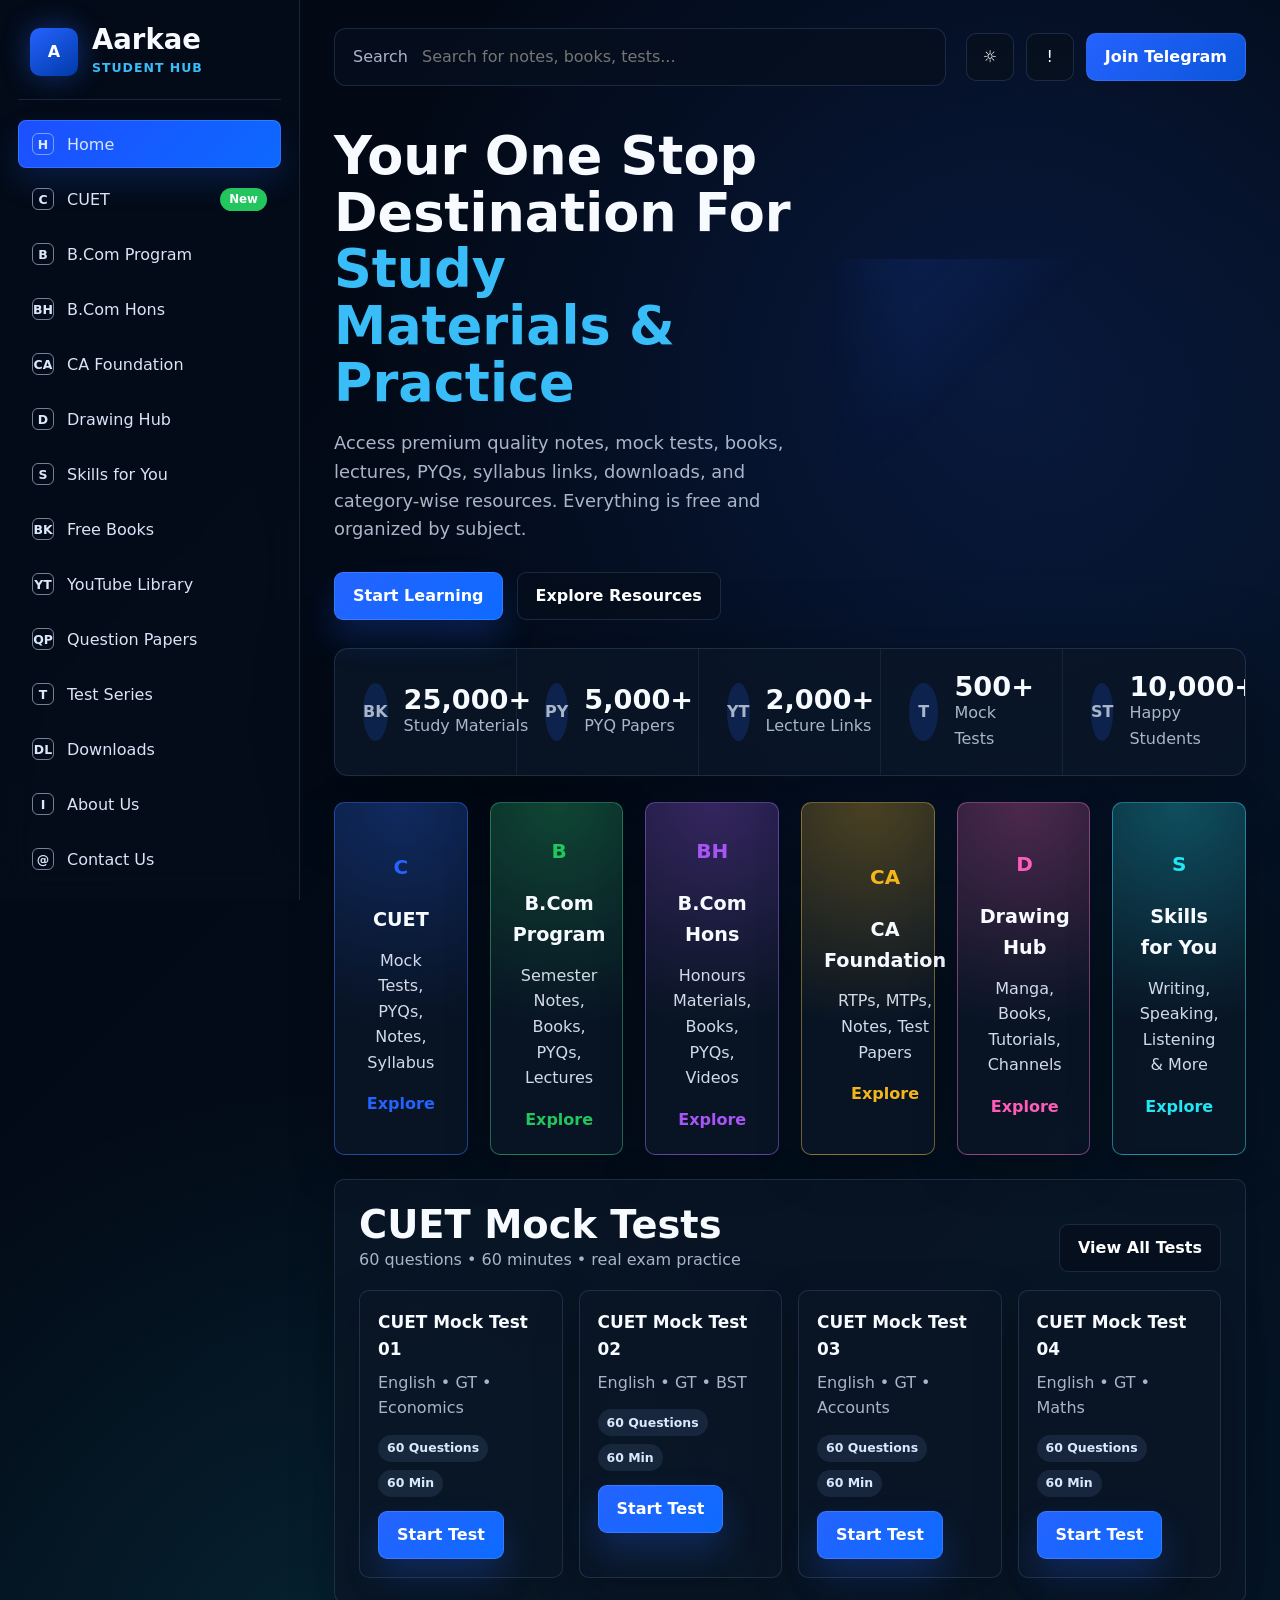
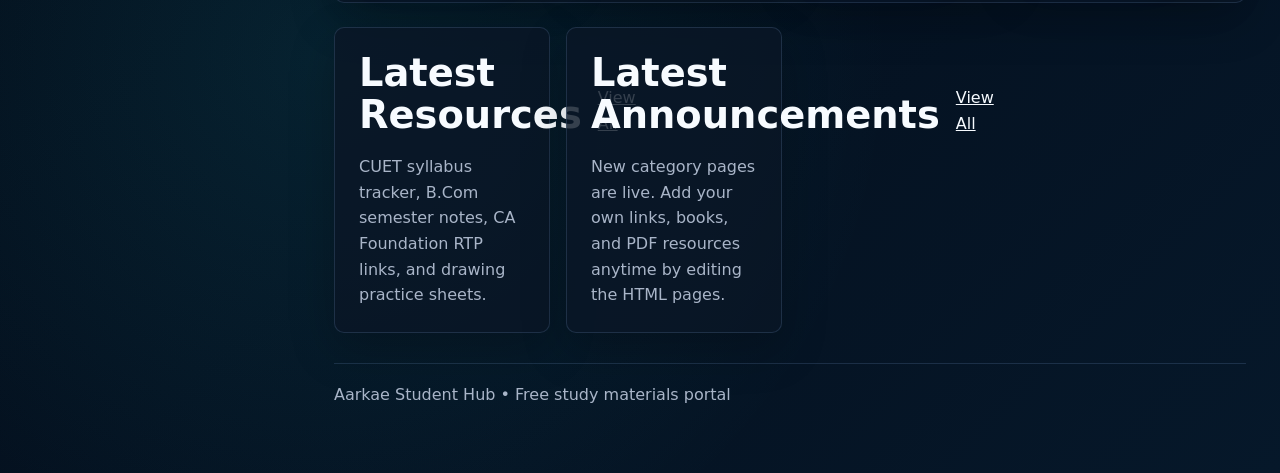
<file: index.html>
<!doctype html>
<html lang="en">
<head>
  <meta charset="utf-8">
  <meta name="viewport" content="width=device-width, initial-scale=1">
  <title>Aarkae Student Hub | Study Materials & Practice</title>
  <meta name="description" content="Free study materials, books, PYQs, mock tests, YouTube lectures, and downloads for CUET, B.Com, CA Foundation, drawing, and skill learning.">
  <link rel="stylesheet" href="styles.css">
</head>
<body>
  <div class="layout">
    <aside class="sidebar">
      <a class="brand" href="index.html"><span class="brand-mark">A</span><span><span class="brand-title">Aarkae</span><span class="brand-subtitle">Student Hub</span></span></a>
      <nav class="nav-list" aria-label="Main navigation">
        <a class="nav-item active" href="index.html"><span class="nav-icon">H</span>Home</a>
        <a class="nav-item" href="cuet.html"><span class="nav-icon">C</span>CUET <span class="tag">New</span></a>
        <a class="nav-item" href="bcom-program.html"><span class="nav-icon">B</span>B.Com Program</a>
        <a class="nav-item" href="bcom-hons.html"><span class="nav-icon">BH</span>B.Com Hons</a>
        <a class="nav-item" href="ca-foundation.html"><span class="nav-icon">CA</span>CA Foundation</a>
        <a class="nav-item" href="drawing-hub.html"><span class="nav-icon">D</span>Drawing Hub</a>
        <a class="nav-item" href="skills.html"><span class="nav-icon">S</span>Skills for You</a>
        <a class="nav-item" href="free-books.html"><span class="nav-icon">BK</span>Free Books</a>
        <a class="nav-item" href="youtube-library.html"><span class="nav-icon">YT</span>YouTube Library</a>
        <a class="nav-item" href="question-papers.html"><span class="nav-icon">QP</span>Question Papers</a>
        <a class="nav-item" href="test-series.html"><span class="nav-icon">T</span>Test Series</a>
        <a class="nav-item" href="downloads.html"><span class="nav-icon">DL</span>Downloads</a>
        <a class="nav-item" href="about.html"><span class="nav-icon">I</span>About Us</a>
        <a class="nav-item" href="contact.html"><span class="nav-icon">@</span>Contact Us</a>
      </nav>
      <div class="free-card"><strong>100% Free</strong><p>No premium. No cost. Just quality education.</p></div>
    </aside>

    <main class="main">
      <header class="topbar">
        <label class="search"><span>Search</span><input data-page-search type="search" placeholder="Search for notes, books, tests..."></label>
        <div class="top-actions"><button class="icon-button" type="button">☼</button><button class="icon-button" type="button">!</button><a class="telegram" href="https://t.me/" target="_blank" rel="noopener">Join Telegram</a></div>
      </header>

      <section class="hero">
        <div>
          <h1>Your One Stop Destination For <span>Study Materials & Practice</span></h1>
          <p>Access premium quality notes, mock tests, books, lectures, PYQs, syllabus links, downloads, and category-wise resources. Everything is free and organized by subject.</p>
          <div class="actions"><a class="button primary" href="cuet.html">Start Learning</a><a class="button ghost" href="downloads.html">Explore Resources</a></div>
        </div>
        <div class="hero-visual" aria-hidden="true"></div>
      </section>

      <section class="stats" aria-label="Site statistics">
        <div class="stat"><span class="bubble">BK</span><div><strong>25,000+</strong><span>Study Materials</span></div></div>
        <div class="stat"><span class="bubble">PY</span><div><strong>5,000+</strong><span>PYQ Papers</span></div></div>
        <div class="stat"><span class="bubble">YT</span><div><strong>2,000+</strong><span>Lecture Links</span></div></div>
        <div class="stat"><span class="bubble">T</span><div><strong>500+</strong><span>Mock Tests</span></div></div>
        <div class="stat"><span class="bubble">ST</span><div><strong>10,000+</strong><span>Happy Students</span></div></div>
      </section>

      <section class="section">
        <div class="category-grid">
          <a class="category-card blue" href="cuet.html"><span class="category-icon">C</span><h3>CUET</h3><p>Mock Tests, PYQs, Notes, Syllabus</p><span class="explore">Explore</span></a>
          <a class="category-card green" href="bcom-program.html"><span class="category-icon">B</span><h3>B.Com Program</h3><p>Semester Notes, Books, PYQs, Lectures</p><span class="explore">Explore</span></a>
          <a class="category-card purple" href="bcom-hons.html"><span class="category-icon">BH</span><h3>B.Com Hons</h3><p>Honours Materials, Books, PYQs, Videos</p><span class="explore">Explore</span></a>
          <a class="category-card amber" href="ca-foundation.html"><span class="category-icon">CA</span><h3>CA Foundation</h3><p>RTPs, MTPs, Notes, Test Papers</p><span class="explore">Explore</span></a>
          <a class="category-card pink" href="drawing-hub.html"><span class="category-icon">D</span><h3>Drawing Hub</h3><p>Manga, Books, Tutorials, Channels</p><span class="explore">Explore</span></a>
          <a class="category-card cyan" href="skills.html"><span class="category-icon">S</span><h3>Skills for You</h3><p>Writing, Speaking, Listening & More</p><span class="explore">Explore</span></a>
        </div>
      </section>

      <section class="section panel">
        <div class="section-head"><div><h2>CUET Mock Tests</h2><span class="section-note">60 questions • 60 minutes • real exam practice</span></div><a class="button ghost" href="test-series.html">View All Tests</a></div>
        <div class="test-grid">
          <article class="test-card"><h3>CUET Mock Test 01</h3><p>English • GT • Economics</p><div class="meta"><span class="pill">60 Questions</span><span class="pill">60 Min</span></div><a class="button primary" href="test-series.html">Start Test</a></article>
          <article class="test-card"><h3>CUET Mock Test 02</h3><p>English • GT • BST</p><div class="meta"><span class="pill">60 Questions</span><span class="pill">60 Min</span></div><a class="button primary" href="test-series.html">Start Test</a></article>
          <article class="test-card"><h3>CUET Mock Test 03</h3><p>English • GT • Accounts</p><div class="meta"><span class="pill">60 Questions</span><span class="pill">60 Min</span></div><a class="button primary" href="test-series.html">Start Test</a></article>
          <article class="test-card"><h3>CUET Mock Test 04</h3><p>English • GT • Maths</p><div class="meta"><span class="pill">60 Questions</span><span class="pill">60 Min</span></div><a class="button primary" href="test-series.html">Start Test</a></article>
        </div>
      </section>

      <section class="section">
        <div class="resource-grid">
          <article class="panel"><div class="section-head"><h2>Latest Resources</h2><a href="downloads.html">View All</a></div><p>CUET syllabus tracker, B.Com semester notes, CA Foundation RTP links, and drawing practice sheets.</p></article>
          <article class="panel"><div class="section-head"><h2>Latest Announcements</h2><a href="about.html">View All</a></div><p>New category pages are live. Add your own links, books, and PDF resources anytime by editing the HTML pages.</p></article>
        </div>
      </section>

      <footer class="footer">Aarkae Student Hub • Free study materials portal</footer>
    </main>
  </div>
  <script src="script.js"></script>
</body>
</html>
</file>
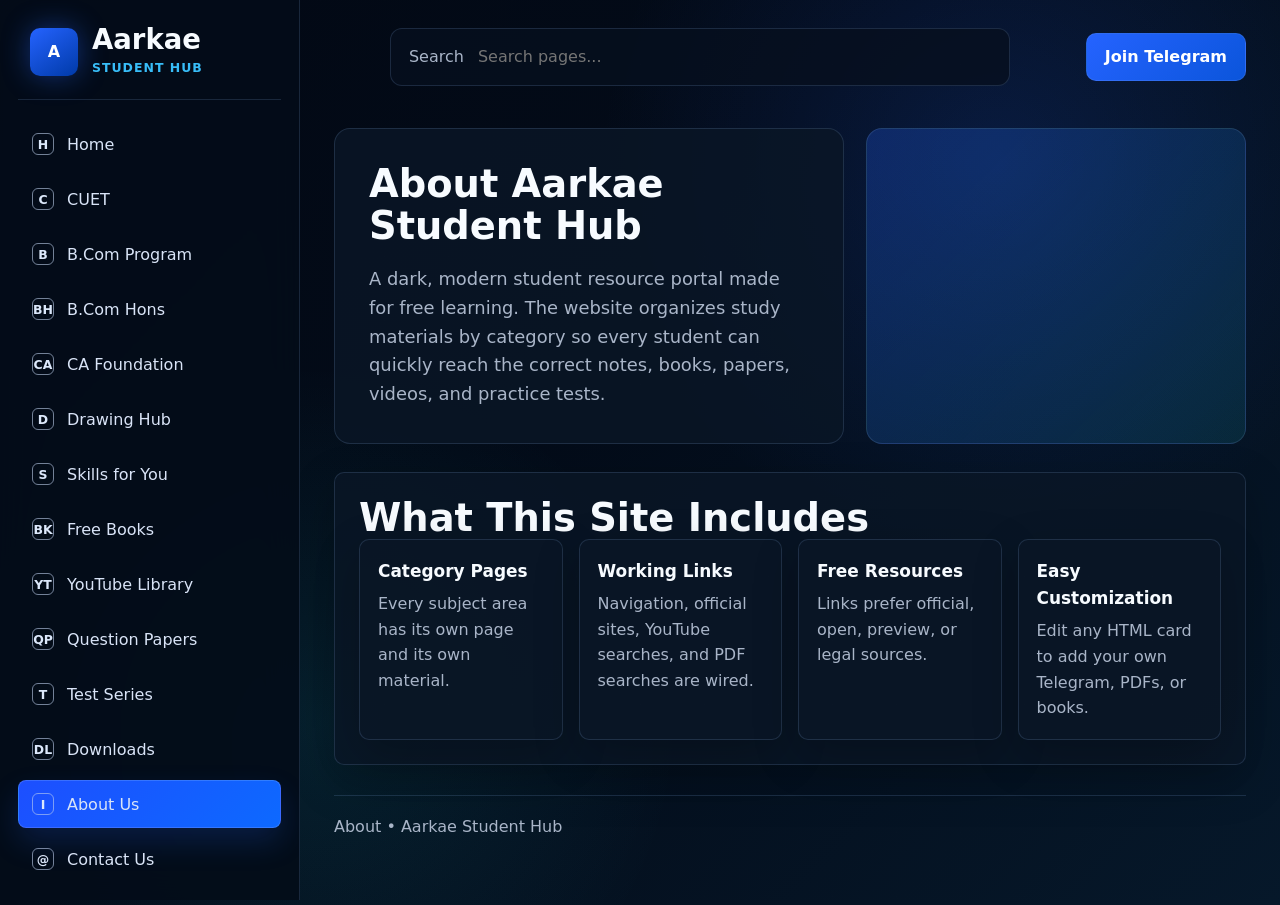
<file: about.html>
<!doctype html>
<html lang="en">
<head><meta charset="utf-8"><meta name="viewport" content="width=device-width, initial-scale=1"><title>About Us | Aarkae Student Hub</title><link rel="stylesheet" href="styles.css"></head>
<body><div class="layout"><aside class="sidebar"><a class="brand" href="index.html"><span class="brand-mark">A</span><span><span class="brand-title">Aarkae</span><span class="brand-subtitle">Student Hub</span></span></a><nav class="nav-list"><a class="nav-item" href="index.html"><span class="nav-icon">H</span>Home</a><a class="nav-item" href="cuet.html"><span class="nav-icon">C</span>CUET</a><a class="nav-item" href="bcom-program.html"><span class="nav-icon">B</span>B.Com Program</a><a class="nav-item" href="bcom-hons.html"><span class="nav-icon">BH</span>B.Com Hons</a><a class="nav-item" href="ca-foundation.html"><span class="nav-icon">CA</span>CA Foundation</a><a class="nav-item" href="drawing-hub.html"><span class="nav-icon">D</span>Drawing Hub</a><a class="nav-item" href="skills.html"><span class="nav-icon">S</span>Skills for You</a><a class="nav-item" href="free-books.html"><span class="nav-icon">BK</span>Free Books</a><a class="nav-item" href="youtube-library.html"><span class="nav-icon">YT</span>YouTube Library</a><a class="nav-item" href="question-papers.html"><span class="nav-icon">QP</span>Question Papers</a><a class="nav-item" href="test-series.html"><span class="nav-icon">T</span>Test Series</a><a class="nav-item" href="downloads.html"><span class="nav-icon">DL</span>Downloads</a><a class="nav-item active" href="about.html"><span class="nav-icon">I</span>About Us</a><a class="nav-item" href="contact.html"><span class="nav-icon">@</span>Contact Us</a></nav><div class="free-card"><strong>Our Promise</strong><p>Simple, clean, category-wise education resources.</p></div></aside><main class="main"><header class="topbar"><label class="search"><span>Search</span><input data-page-search type="search" placeholder="Search pages..."></label><div class="top-actions"><a class="telegram" href="https://t.me/" target="_blank" rel="noopener">Join Telegram</a></div></header><section class="page-hero"><div class="page-title-card"><h1>About Aarkae Student Hub</h1><p>A dark, modern student resource portal made for free learning. The website organizes study materials by category so every student can quickly reach the correct notes, books, papers, videos, and practice tests.</p></div><div class="page-hero-media" style="--image:url('https://images.unsplash.com/photo-1523580846011-d3a5bc25702b?auto=format&fit=crop&w=900&q=75')"></div></section><section class="section panel"><h2>What This Site Includes</h2><div class="resource-grid"><article class="resource-card"><h3>Category Pages</h3><p>Every subject area has its own page and its own material.</p></article><article class="resource-card"><h3>Working Links</h3><p>Navigation, official sites, YouTube searches, and PDF searches are wired.</p></article><article class="resource-card"><h3>Free Resources</h3><p>Links prefer official, open, preview, or legal sources.</p></article><article class="resource-card"><h3>Easy Customization</h3><p>Edit any HTML card to add your own Telegram, PDFs, or books.</p></article></div></section><footer class="footer">About • Aarkae Student Hub</footer></main></div><script src="script.js"></script></body></html>
</file>
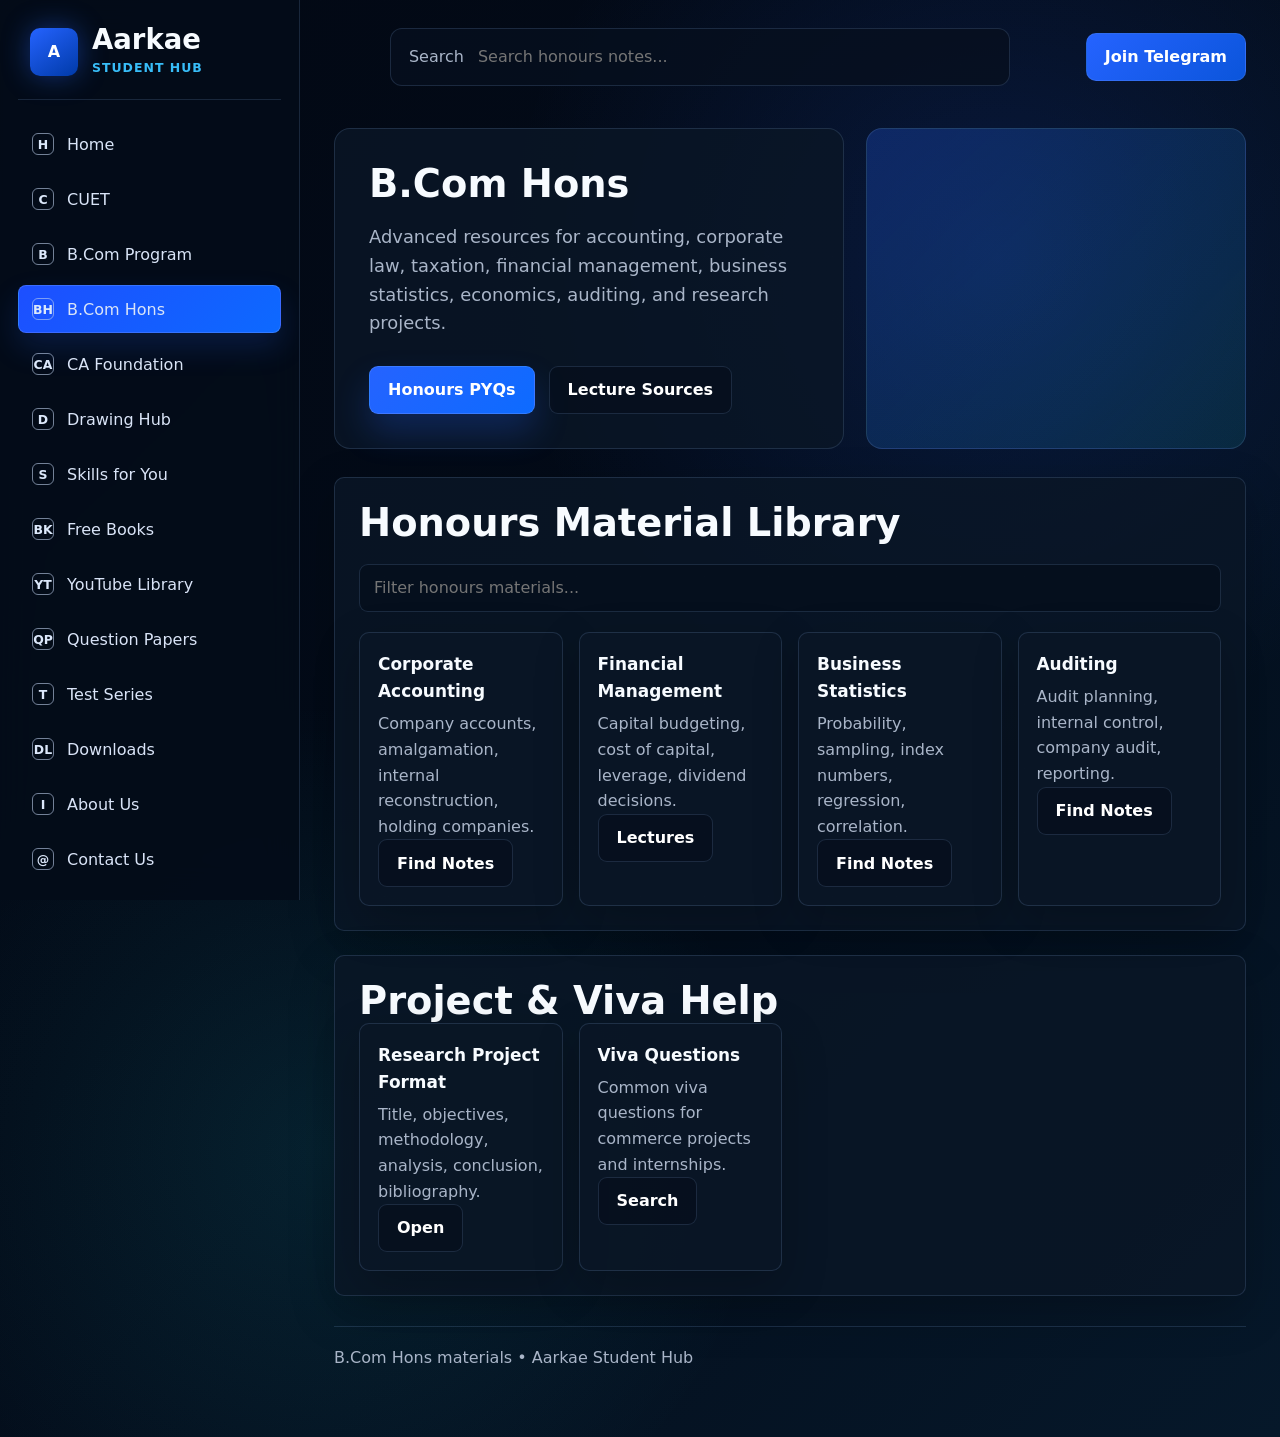
<file: bcom-hons.html>
<!doctype html>
<html lang="en">
<head><meta charset="utf-8"><meta name="viewport" content="width=device-width, initial-scale=1"><title>B.Com Hons Materials | Aarkae Student Hub</title><link rel="stylesheet" href="styles.css"></head>
<body><div class="layout"><aside class="sidebar"><a class="brand" href="index.html"><span class="brand-mark">A</span><span><span class="brand-title">Aarkae</span><span class="brand-subtitle">Student Hub</span></span></a><nav class="nav-list"><a class="nav-item" href="index.html"><span class="nav-icon">H</span>Home</a><a class="nav-item" href="cuet.html"><span class="nav-icon">C</span>CUET</a><a class="nav-item" href="bcom-program.html"><span class="nav-icon">B</span>B.Com Program</a><a class="nav-item active" href="bcom-hons.html"><span class="nav-icon">BH</span>B.Com Hons</a><a class="nav-item" href="ca-foundation.html"><span class="nav-icon">CA</span>CA Foundation</a><a class="nav-item" href="drawing-hub.html"><span class="nav-icon">D</span>Drawing Hub</a><a class="nav-item" href="skills.html"><span class="nav-icon">S</span>Skills for You</a><a class="nav-item" href="free-books.html"><span class="nav-icon">BK</span>Free Books</a><a class="nav-item" href="youtube-library.html"><span class="nav-icon">YT</span>YouTube Library</a><a class="nav-item" href="question-papers.html"><span class="nav-icon">QP</span>Question Papers</a><a class="nav-item" href="test-series.html"><span class="nav-icon">T</span>Test Series</a><a class="nav-item" href="downloads.html"><span class="nav-icon">DL</span>Downloads</a><a class="nav-item" href="about.html"><span class="nav-icon">I</span>About Us</a><a class="nav-item" href="contact.html"><span class="nav-icon">@</span>Contact Us</a></nav><div class="free-card"><strong>Honours Track</strong><p>Advanced commerce materials and exam links.</p></div></aside><main class="main"><header class="topbar"><label class="search"><span>Search</span><input data-page-search type="search" placeholder="Search honours notes..."></label><div class="top-actions"><a class="telegram" href="https://t.me/" target="_blank" rel="noopener">Join Telegram</a></div></header><section class="page-hero"><div class="page-title-card"><h1>B.Com Hons</h1><p>Advanced resources for accounting, corporate law, taxation, financial management, business statistics, economics, auditing, and research projects.</p><div class="actions"><a class="button primary" href="question-papers.html">Honours PYQs</a><a class="button ghost" href="youtube-library.html">Lecture Sources</a></div></div><div class="page-hero-media" style="--image:url('https://images.unsplash.com/photo-1454165804606-c3d57bc86b40?auto=format&fit=crop&w=900&q=75')"></div></section><section class="section panel"><h2>Honours Material Library</h2><div class="toolbar"><input class="filter-input" data-material-search type="search" placeholder="Filter honours materials..."></div><div class="resource-grid"><article class="resource-card" data-card><h3>Corporate Accounting</h3><p>Company accounts, amalgamation, internal reconstruction, holding companies.</p><a class="button ghost" href="https://www.google.com/search?q=B.Com+Hons+corporate+accounting+notes+PDF" target="_blank" rel="noopener">Find Notes</a></article><article class="resource-card" data-card><h3>Financial Management</h3><p>Capital budgeting, cost of capital, leverage, dividend decisions.</p><a class="button ghost" href="https://www.youtube.com/results?search_query=B.Com+Hons+financial+management+complete+course" target="_blank" rel="noopener">Lectures</a></article><article class="resource-card" data-card><h3>Business Statistics</h3><p>Probability, sampling, index numbers, regression, correlation.</p><a class="button ghost" href="https://www.google.com/search?q=B.Com+Hons+business+statistics+notes+PDF" target="_blank" rel="noopener">Find Notes</a></article><article class="resource-card" data-card><h3>Auditing</h3><p>Audit planning, internal control, company audit, reporting.</p><a class="button ghost" href="https://www.google.com/search?q=B.Com+Hons+auditing+notes+PDF" target="_blank" rel="noopener">Find Notes</a></article></div></section><section class="section panel"><h2>Project & Viva Help</h2><div class="resource-grid"><article class="resource-card"><h3>Research Project Format</h3><p>Title, objectives, methodology, analysis, conclusion, bibliography.</p><a class="button ghost" href="https://www.google.com/search?q=B.Com+Hons+project+report+format+PDF" target="_blank" rel="noopener">Open</a></article><article class="resource-card"><h3>Viva Questions</h3><p>Common viva questions for commerce projects and internships.</p><a class="button ghost" href="https://www.google.com/search?q=B.Com+Hons+viva+questions+commerce" target="_blank" rel="noopener">Search</a></article></div></section><footer class="footer">B.Com Hons materials • Aarkae Student Hub</footer></main></div><script src="script.js"></script></body></html>
</file>
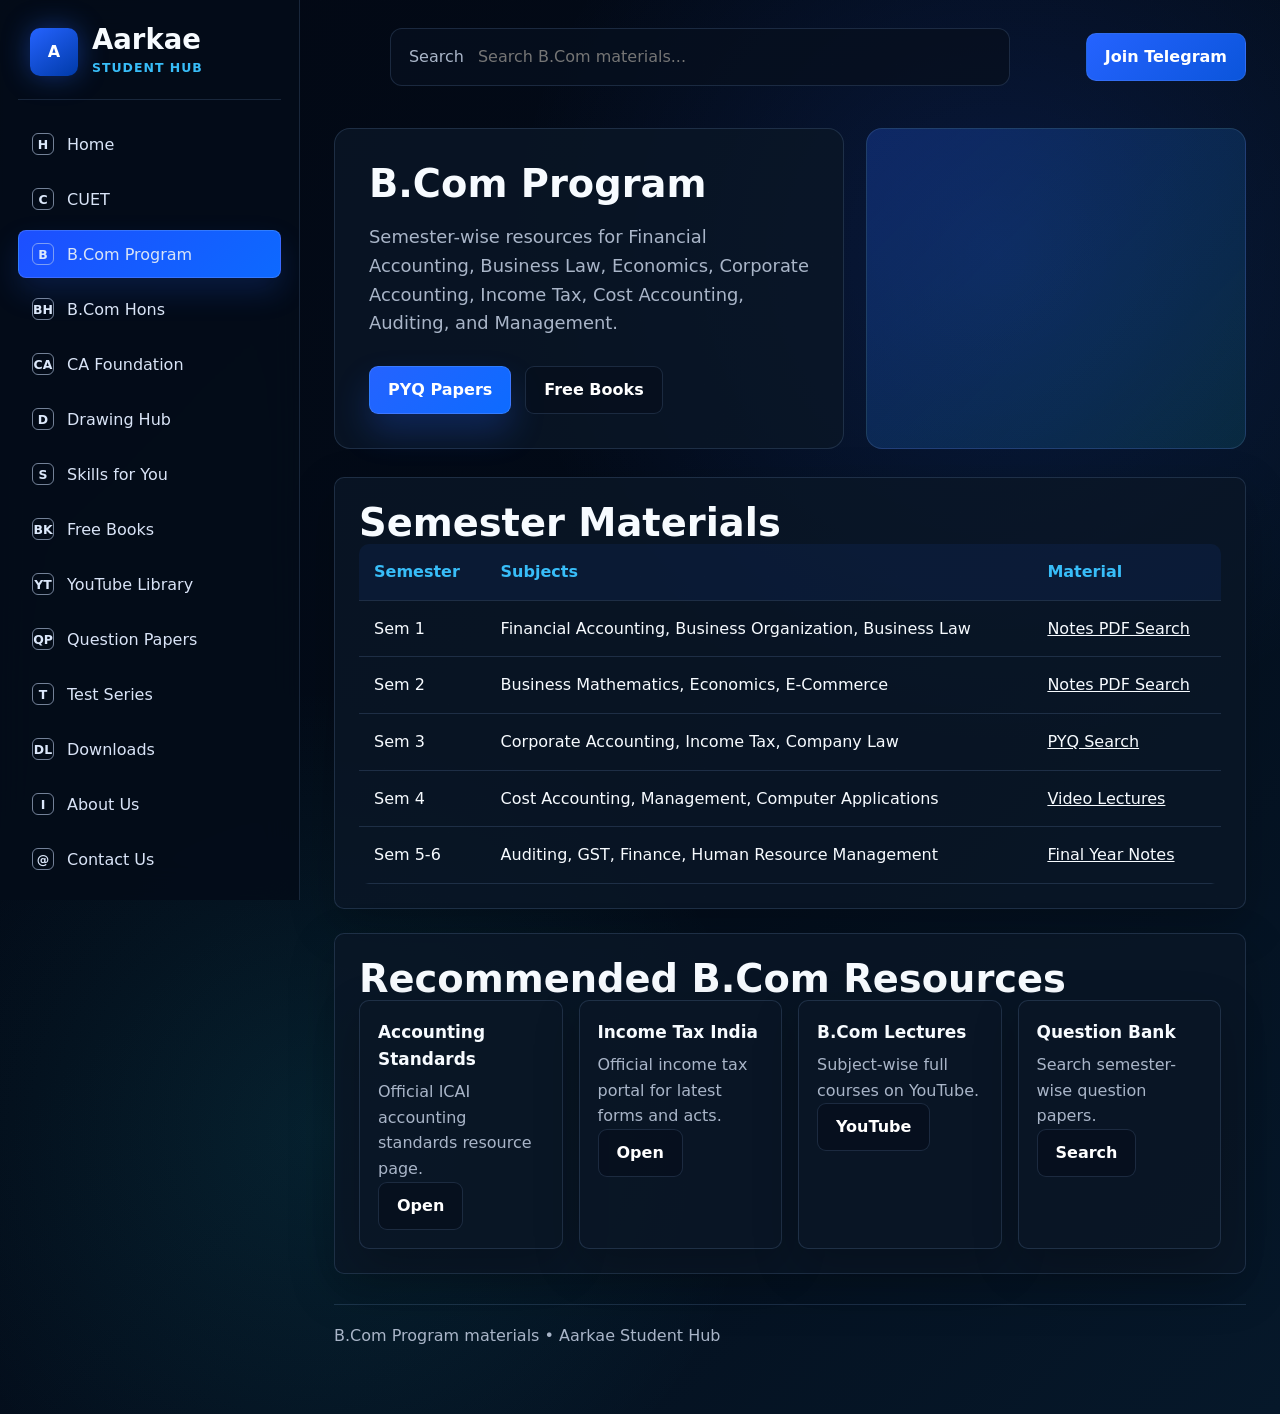
<file: bcom-program.html>
<!doctype html>
<html lang="en">
<head><meta charset="utf-8"><meta name="viewport" content="width=device-width, initial-scale=1"><title>B.Com Program Materials | Aarkae Student Hub</title><link rel="stylesheet" href="styles.css"></head>
<body><div class="layout"><aside class="sidebar"><a class="brand" href="index.html"><span class="brand-mark">A</span><span><span class="brand-title">Aarkae</span><span class="brand-subtitle">Student Hub</span></span></a><nav class="nav-list"><a class="nav-item" href="index.html"><span class="nav-icon">H</span>Home</a><a class="nav-item" href="cuet.html"><span class="nav-icon">C</span>CUET</a><a class="nav-item active" href="bcom-program.html"><span class="nav-icon">B</span>B.Com Program</a><a class="nav-item" href="bcom-hons.html"><span class="nav-icon">BH</span>B.Com Hons</a><a class="nav-item" href="ca-foundation.html"><span class="nav-icon">CA</span>CA Foundation</a><a class="nav-item" href="drawing-hub.html"><span class="nav-icon">D</span>Drawing Hub</a><a class="nav-item" href="skills.html"><span class="nav-icon">S</span>Skills for You</a><a class="nav-item" href="free-books.html"><span class="nav-icon">BK</span>Free Books</a><a class="nav-item" href="youtube-library.html"><span class="nav-icon">YT</span>YouTube Library</a><a class="nav-item" href="question-papers.html"><span class="nav-icon">QP</span>Question Papers</a><a class="nav-item" href="test-series.html"><span class="nav-icon">T</span>Test Series</a><a class="nav-item" href="downloads.html"><span class="nav-icon">DL</span>Downloads</a><a class="nav-item" href="about.html"><span class="nav-icon">I</span>About Us</a><a class="nav-item" href="contact.html"><span class="nav-icon">@</span>Contact Us</a></nav><div class="free-card"><strong>B.Com Program</strong><p>Semester-wise notes, PYQs, readings, and lectures.</p></div></aside><main class="main"><header class="topbar"><label class="search"><span>Search</span><input data-page-search type="search" placeholder="Search B.Com materials..."></label><div class="top-actions"><a class="telegram" href="https://t.me/" target="_blank" rel="noopener">Join Telegram</a></div></header><section class="page-hero"><div class="page-title-card"><h1>B.Com Program</h1><p>Semester-wise resources for Financial Accounting, Business Law, Economics, Corporate Accounting, Income Tax, Cost Accounting, Auditing, and Management.</p><div class="actions"><a class="button primary" href="question-papers.html">PYQ Papers</a><a class="button ghost" href="free-books.html">Free Books</a></div></div><div class="page-hero-media" style="--image:url('https://images.unsplash.com/photo-1554224155-6726b3ff858f?auto=format&fit=crop&w=900&q=75')"></div></section><section class="section panel"><h2>Semester Materials</h2><table class="table"><tr><th>Semester</th><th>Subjects</th><th>Material</th></tr><tr><td>Sem 1</td><td>Financial Accounting, Business Organization, Business Law</td><td><a href="https://www.google.com/search?q=B.Com+Program+semester+1+notes+PDF" target="_blank" rel="noopener">Notes PDF Search</a></td></tr><tr><td>Sem 2</td><td>Business Mathematics, Economics, E-Commerce</td><td><a href="https://www.google.com/search?q=B.Com+Program+semester+2+notes+PDF" target="_blank" rel="noopener">Notes PDF Search</a></td></tr><tr><td>Sem 3</td><td>Corporate Accounting, Income Tax, Company Law</td><td><a href="https://www.google.com/search?q=B.Com+Program+semester+3+question+papers" target="_blank" rel="noopener">PYQ Search</a></td></tr><tr><td>Sem 4</td><td>Cost Accounting, Management, Computer Applications</td><td><a href="https://www.youtube.com/results?search_query=B.Com+cost+accounting+complete+course" target="_blank" rel="noopener">Video Lectures</a></td></tr><tr><td>Sem 5-6</td><td>Auditing, GST, Finance, Human Resource Management</td><td><a href="https://www.google.com/search?q=B.Com+final+year+notes+PDF" target="_blank" rel="noopener">Final Year Notes</a></td></tr></table></section><section class="section panel"><h2>Recommended B.Com Resources</h2><div class="resource-grid"><article class="resource-card"><h3>Accounting Standards</h3><p>Official ICAI accounting standards resource page.</p><a class="button ghost" href="https://www.icai.org/post/accounting-standards" target="_blank" rel="noopener">Open</a></article><article class="resource-card"><h3>Income Tax India</h3><p>Official income tax portal for latest forms and acts.</p><a class="button ghost" href="https://www.incometax.gov.in/" target="_blank" rel="noopener">Open</a></article><article class="resource-card"><h3>B.Com Lectures</h3><p>Subject-wise full courses on YouTube.</p><a class="button ghost" href="https://www.youtube.com/results?search_query=B.Com+Program+complete+course" target="_blank" rel="noopener">YouTube</a></article><article class="resource-card"><h3>Question Bank</h3><p>Search semester-wise question papers.</p><a class="button ghost" href="https://www.google.com/search?q=B.Com+Program+previous+year+question+papers+PDF" target="_blank" rel="noopener">Search</a></article></div></section><footer class="footer">B.Com Program materials • Aarkae Student Hub</footer></main></div><script src="script.js"></script></body></html>
</file>
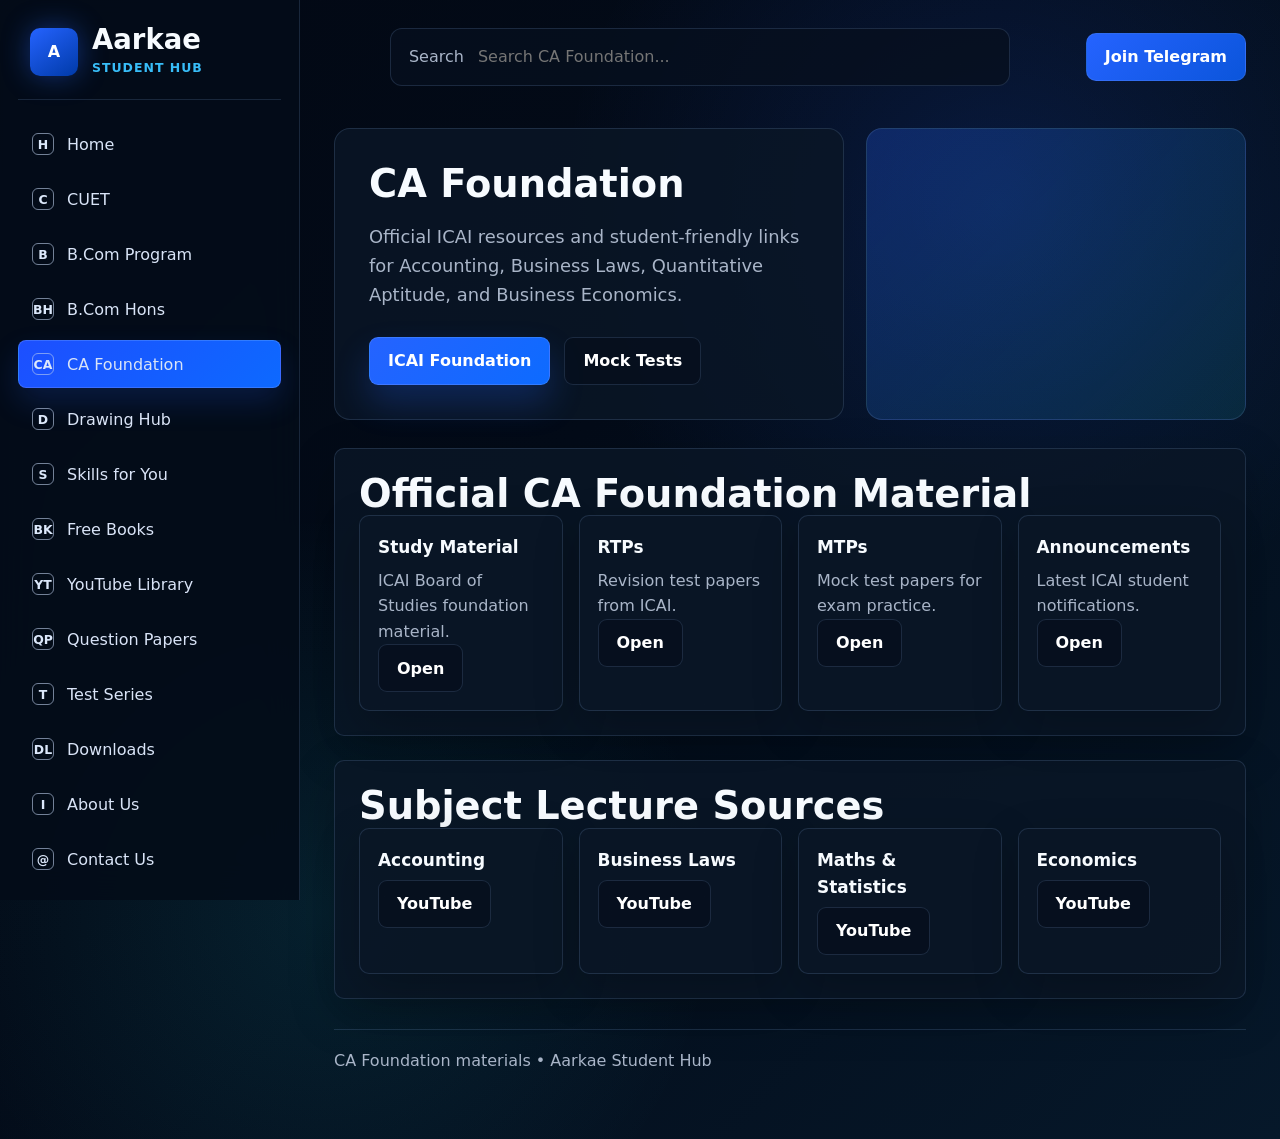
<file: ca-foundation.html>
<!doctype html>
<html lang="en">
<head><meta charset="utf-8"><meta name="viewport" content="width=device-width, initial-scale=1"><title>CA Foundation Materials | Aarkae Student Hub</title><link rel="stylesheet" href="styles.css"></head>
<body><div class="layout"><aside class="sidebar"><a class="brand" href="index.html"><span class="brand-mark">A</span><span><span class="brand-title">Aarkae</span><span class="brand-subtitle">Student Hub</span></span></a><nav class="nav-list"><a class="nav-item" href="index.html"><span class="nav-icon">H</span>Home</a><a class="nav-item" href="cuet.html"><span class="nav-icon">C</span>CUET</a><a class="nav-item" href="bcom-program.html"><span class="nav-icon">B</span>B.Com Program</a><a class="nav-item" href="bcom-hons.html"><span class="nav-icon">BH</span>B.Com Hons</a><a class="nav-item active" href="ca-foundation.html"><span class="nav-icon">CA</span>CA Foundation</a><a class="nav-item" href="drawing-hub.html"><span class="nav-icon">D</span>Drawing Hub</a><a class="nav-item" href="skills.html"><span class="nav-icon">S</span>Skills for You</a><a class="nav-item" href="free-books.html"><span class="nav-icon">BK</span>Free Books</a><a class="nav-item" href="youtube-library.html"><span class="nav-icon">YT</span>YouTube Library</a><a class="nav-item" href="question-papers.html"><span class="nav-icon">QP</span>Question Papers</a><a class="nav-item" href="test-series.html"><span class="nav-icon">T</span>Test Series</a><a class="nav-item" href="downloads.html"><span class="nav-icon">DL</span>Downloads</a><a class="nav-item" href="about.html"><span class="nav-icon">I</span>About Us</a><a class="nav-item" href="contact.html"><span class="nav-icon">@</span>Contact Us</a></nav><div class="free-card"><strong>CA Foundation</strong><p>ICAI links, RTPs, MTPs, notes, and lectures.</p></div></aside><main class="main"><header class="topbar"><label class="search"><span>Search</span><input data-page-search type="search" placeholder="Search CA Foundation..."></label><div class="top-actions"><a class="telegram" href="https://t.me/" target="_blank" rel="noopener">Join Telegram</a></div></header><section class="page-hero"><div class="page-title-card"><h1>CA Foundation</h1><p>Official ICAI resources and student-friendly links for Accounting, Business Laws, Quantitative Aptitude, and Business Economics.</p><div class="actions"><a class="button primary" href="https://www.icai.org/post/students-foundation-course" target="_blank" rel="noopener">ICAI Foundation</a><a class="button ghost" href="test-series.html">Mock Tests</a></div></div><div class="page-hero-media" style="--image:url('https://images.unsplash.com/photo-1554224154-26032ffc0d07?auto=format&fit=crop&w=900&q=75')"></div></section><section class="section panel"><h2>Official CA Foundation Material</h2><div class="resource-grid"><article class="resource-card"><h3>Study Material</h3><p>ICAI Board of Studies foundation material.</p><a class="button ghost" href="https://boslive.icai.org/study_material.php" target="_blank" rel="noopener">Open</a></article><article class="resource-card"><h3>RTPs</h3><p>Revision test papers from ICAI.</p><a class="button ghost" href="https://www.icai.org/post.html?post_id=17884" target="_blank" rel="noopener">Open</a></article><article class="resource-card"><h3>MTPs</h3><p>Mock test papers for exam practice.</p><a class="button ghost" href="https://www.icai.org/post.html?post_id=17883" target="_blank" rel="noopener">Open</a></article><article class="resource-card"><h3>Announcements</h3><p>Latest ICAI student notifications.</p><a class="button ghost" href="https://www.icai.org/category/announcements" target="_blank" rel="noopener">Open</a></article></div></section><section class="section panel"><h2>Subject Lecture Sources</h2><div class="resource-grid"><article class="resource-card"><h3>Accounting</h3><a class="button ghost" href="https://www.youtube.com/results?search_query=CA+Foundation+Accounting+complete+course" target="_blank" rel="noopener">YouTube</a></article><article class="resource-card"><h3>Business Laws</h3><a class="button ghost" href="https://www.youtube.com/results?search_query=CA+Foundation+Business+Laws+complete+course" target="_blank" rel="noopener">YouTube</a></article><article class="resource-card"><h3>Maths & Statistics</h3><a class="button ghost" href="https://www.youtube.com/results?search_query=CA+Foundation+Maths+Statistics+Logical+Reasoning" target="_blank" rel="noopener">YouTube</a></article><article class="resource-card"><h3>Economics</h3><a class="button ghost" href="https://www.youtube.com/results?search_query=CA+Foundation+Business+Economics+complete+course" target="_blank" rel="noopener">YouTube</a></article></div></section><footer class="footer">CA Foundation materials • Aarkae Student Hub</footer></main></div><script src="script.js"></script></body></html>
</file>
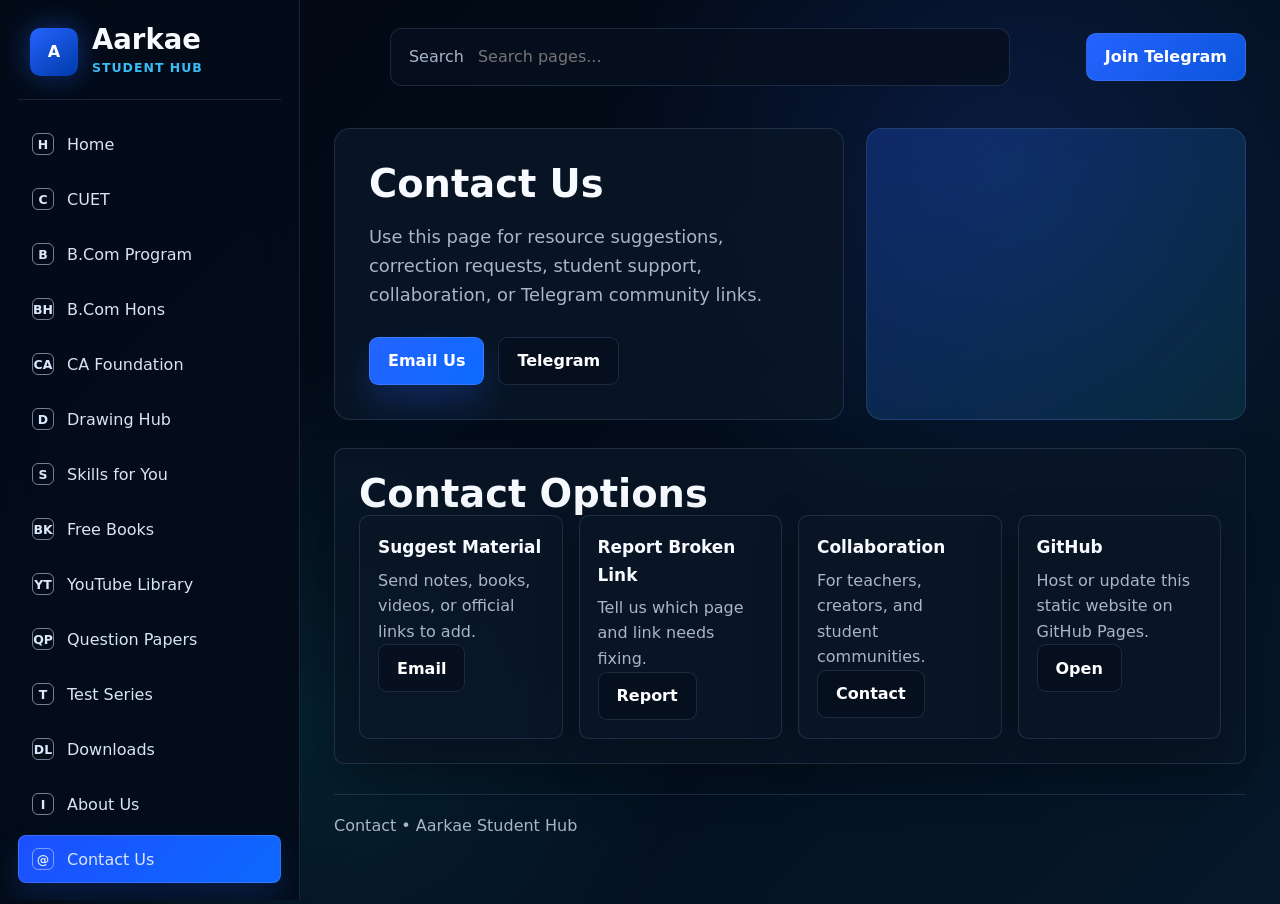
<file: contact.html>
<!doctype html>
<html lang="en">
<head><meta charset="utf-8"><meta name="viewport" content="width=device-width, initial-scale=1"><title>Contact Us | Aarkae Student Hub</title><link rel="stylesheet" href="styles.css"></head>
<body><div class="layout"><aside class="sidebar"><a class="brand" href="index.html"><span class="brand-mark">A</span><span><span class="brand-title">Aarkae</span><span class="brand-subtitle">Student Hub</span></span></a><nav class="nav-list"><a class="nav-item" href="index.html"><span class="nav-icon">H</span>Home</a><a class="nav-item" href="cuet.html"><span class="nav-icon">C</span>CUET</a><a class="nav-item" href="bcom-program.html"><span class="nav-icon">B</span>B.Com Program</a><a class="nav-item" href="bcom-hons.html"><span class="nav-icon">BH</span>B.Com Hons</a><a class="nav-item" href="ca-foundation.html"><span class="nav-icon">CA</span>CA Foundation</a><a class="nav-item" href="drawing-hub.html"><span class="nav-icon">D</span>Drawing Hub</a><a class="nav-item" href="skills.html"><span class="nav-icon">S</span>Skills for You</a><a class="nav-item" href="free-books.html"><span class="nav-icon">BK</span>Free Books</a><a class="nav-item" href="youtube-library.html"><span class="nav-icon">YT</span>YouTube Library</a><a class="nav-item" href="question-papers.html"><span class="nav-icon">QP</span>Question Papers</a><a class="nav-item" href="test-series.html"><span class="nav-icon">T</span>Test Series</a><a class="nav-item" href="downloads.html"><span class="nav-icon">DL</span>Downloads</a><a class="nav-item" href="about.html"><span class="nav-icon">I</span>About Us</a><a class="nav-item active" href="contact.html"><span class="nav-icon">@</span>Contact Us</a></nav><div class="free-card"><strong>Reach Us</strong><p>Add your real email, form, Telegram, and socials here.</p></div></aside><main class="main"><header class="topbar"><label class="search"><span>Search</span><input data-page-search type="search" placeholder="Search pages..."></label><div class="top-actions"><a class="telegram" href="https://t.me/" target="_blank" rel="noopener">Join Telegram</a></div></header><section class="page-hero"><div class="page-title-card"><h1>Contact Us</h1><p>Use this page for resource suggestions, correction requests, student support, collaboration, or Telegram community links.</p><div class="actions"><a class="button primary" href="mailto:hello@example.com?subject=Aarkae%20Student%20Hub">Email Us</a><a class="button ghost" href="https://t.me/" target="_blank" rel="noopener">Telegram</a></div></div><div class="page-hero-media" style="--image:url('https://images.unsplash.com/photo-1519389950473-47ba0277781c?auto=format&fit=crop&w=900&q=75')"></div></section><section class="section panel"><h2>Contact Options</h2><div class="resource-grid"><article class="resource-card"><h3>Suggest Material</h3><p>Send notes, books, videos, or official links to add.</p><a class="button ghost" href="mailto:hello@example.com?subject=Suggest%20Material">Email</a></article><article class="resource-card"><h3>Report Broken Link</h3><p>Tell us which page and link needs fixing.</p><a class="button ghost" href="mailto:hello@example.com?subject=Broken%20Link">Report</a></article><article class="resource-card"><h3>Collaboration</h3><p>For teachers, creators, and student communities.</p><a class="button ghost" href="mailto:hello@example.com?subject=Collaboration">Contact</a></article><article class="resource-card"><h3>GitHub</h3><p>Host or update this static website on GitHub Pages.</p><a class="button ghost" href="https://github.com/" target="_blank" rel="noopener">Open</a></article></div></section><footer class="footer">Contact • Aarkae Student Hub</footer></main></div><script src="script.js"></script></body></html>
</file>
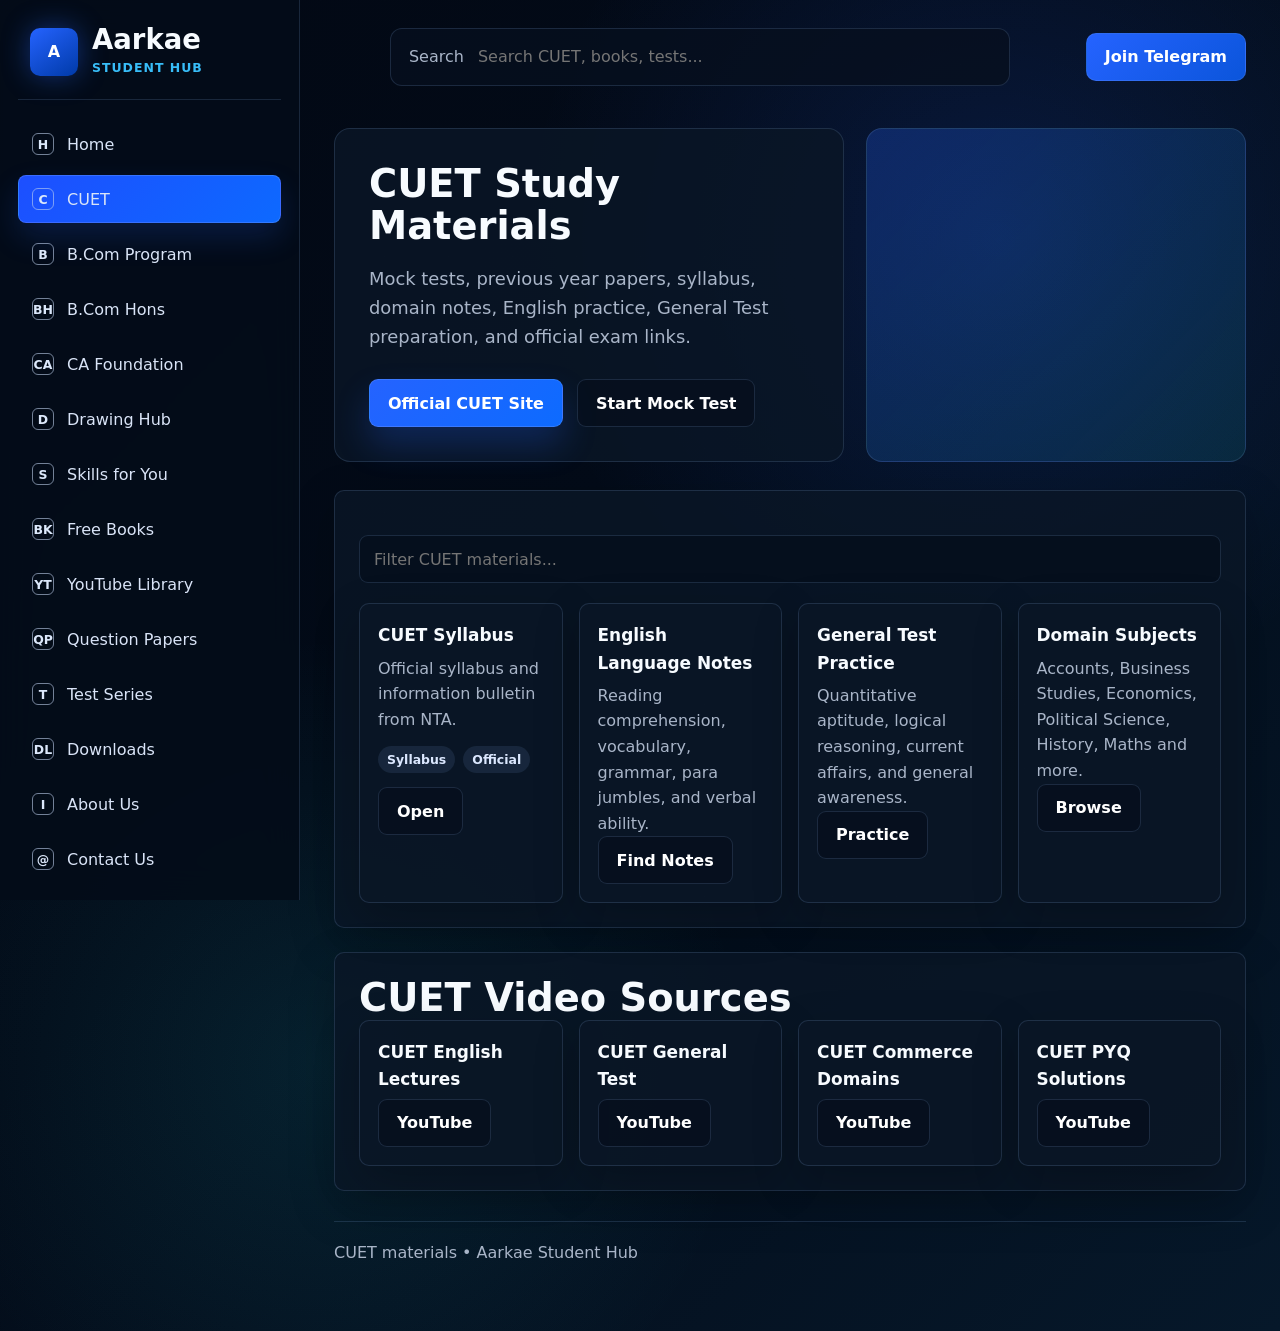
<file: cuet.html>
<!doctype html>
<html lang="en">
<head><meta charset="utf-8"><meta name="viewport" content="width=device-width, initial-scale=1"><title>CUET Materials | Aarkae Student Hub</title><link rel="stylesheet" href="styles.css"></head>
<body><div class="layout"><aside class="sidebar"><a class="brand" href="index.html"><span class="brand-mark">A</span><span><span class="brand-title">Aarkae</span><span class="brand-subtitle">Student Hub</span></span></a><nav class="nav-list"><a class="nav-item" href="index.html"><span class="nav-icon">H</span>Home</a><a class="nav-item active" href="cuet.html"><span class="nav-icon">C</span>CUET</a><a class="nav-item" href="bcom-program.html"><span class="nav-icon">B</span>B.Com Program</a><a class="nav-item" href="bcom-hons.html"><span class="nav-icon">BH</span>B.Com Hons</a><a class="nav-item" href="ca-foundation.html"><span class="nav-icon">CA</span>CA Foundation</a><a class="nav-item" href="drawing-hub.html"><span class="nav-icon">D</span>Drawing Hub</a><a class="nav-item" href="skills.html"><span class="nav-icon">S</span>Skills for You</a><a class="nav-item" href="free-books.html"><span class="nav-icon">BK</span>Free Books</a><a class="nav-item" href="youtube-library.html"><span class="nav-icon">YT</span>YouTube Library</a><a class="nav-item" href="question-papers.html"><span class="nav-icon">QP</span>Question Papers</a><a class="nav-item" href="test-series.html"><span class="nav-icon">T</span>Test Series</a><a class="nav-item" href="downloads.html"><span class="nav-icon">DL</span>Downloads</a><a class="nav-item" href="about.html"><span class="nav-icon">I</span>About Us</a><a class="nav-item" href="contact.html"><span class="nav-icon">@</span>Contact Us</a></nav><div class="free-card"><strong>CUET Focus</strong><p>English, General Test, domain subjects, and PYQs.</p></div></aside><main class="main"><header class="topbar"><label class="search"><span>Search</span><input data-page-search type="search" placeholder="Search CUET, books, tests..."></label><div class="top-actions"><a class="telegram" href="https://t.me/" target="_blank" rel="noopener">Join Telegram</a></div></header><section class="page-hero"><div class="page-title-card"><h1>CUET Study Materials</h1><p>Mock tests, previous year papers, syllabus, domain notes, English practice, General Test preparation, and official exam links.</p><div class="actions"><a class="button primary" href="https://cuet.nta.nic.in/" target="_blank" rel="noopener">Official CUET Site</a><a class="button ghost" href="test-series.html">Start Mock Test</a></div></div><div class="page-hero-media" style="--image:url('https://images.unsplash.com/photo-1434030216411-0b793f4b4173?auto=format&fit=crop&w=900&q=75')"></div></section><section class="section panel"><div class="toolbar"><input class="filter-input" data-material-search type="search" placeholder="Filter CUET materials..."></div><div class="resource-grid"><article class="resource-card" data-card><h3>CUET Syllabus</h3><p>Official syllabus and information bulletin from NTA.</p><div class="meta"><span class="pill">Syllabus</span><span class="pill">Official</span></div><a class="button ghost" href="https://cuet.nta.nic.in/" target="_blank" rel="noopener">Open</a></article><article class="resource-card" data-card><h3>English Language Notes</h3><p>Reading comprehension, vocabulary, grammar, para jumbles, and verbal ability.</p><a class="button ghost" href="https://www.google.com/search?q=CUET+English+language+notes+PDF" target="_blank" rel="noopener">Find Notes</a></article><article class="resource-card" data-card><h3>General Test Practice</h3><p>Quantitative aptitude, logical reasoning, current affairs, and general awareness.</p><a class="button ghost" href="https://www.google.com/search?q=CUET+general+test+practice+questions+PDF" target="_blank" rel="noopener">Practice</a></article><article class="resource-card" data-card><h3>Domain Subjects</h3><p>Accounts, Business Studies, Economics, Political Science, History, Maths and more.</p><a class="button ghost" href="https://www.google.com/search?q=CUET+domain+subject+notes+PDF" target="_blank" rel="noopener">Browse</a></article></div></section><section class="section panel"><h2>CUET Video Sources</h2><div class="resource-grid"><article class="resource-card"><h3>CUET English Lectures</h3><a class="button ghost" href="https://www.youtube.com/results?search_query=CUET+English+complete+course" target="_blank" rel="noopener">YouTube</a></article><article class="resource-card"><h3>CUET General Test</h3><a class="button ghost" href="https://www.youtube.com/results?search_query=CUET+general+test+complete+course" target="_blank" rel="noopener">YouTube</a></article><article class="resource-card"><h3>CUET Commerce Domains</h3><a class="button ghost" href="https://www.youtube.com/results?search_query=CUET+commerce+domain+subjects" target="_blank" rel="noopener">YouTube</a></article><article class="resource-card"><h3>CUET PYQ Solutions</h3><a class="button ghost" href="https://www.youtube.com/results?search_query=CUET+previous+year+paper+solution" target="_blank" rel="noopener">YouTube</a></article></div></section><footer class="footer">CUET materials • Aarkae Student Hub</footer></main></div><script src="script.js"></script></body></html>
</file>
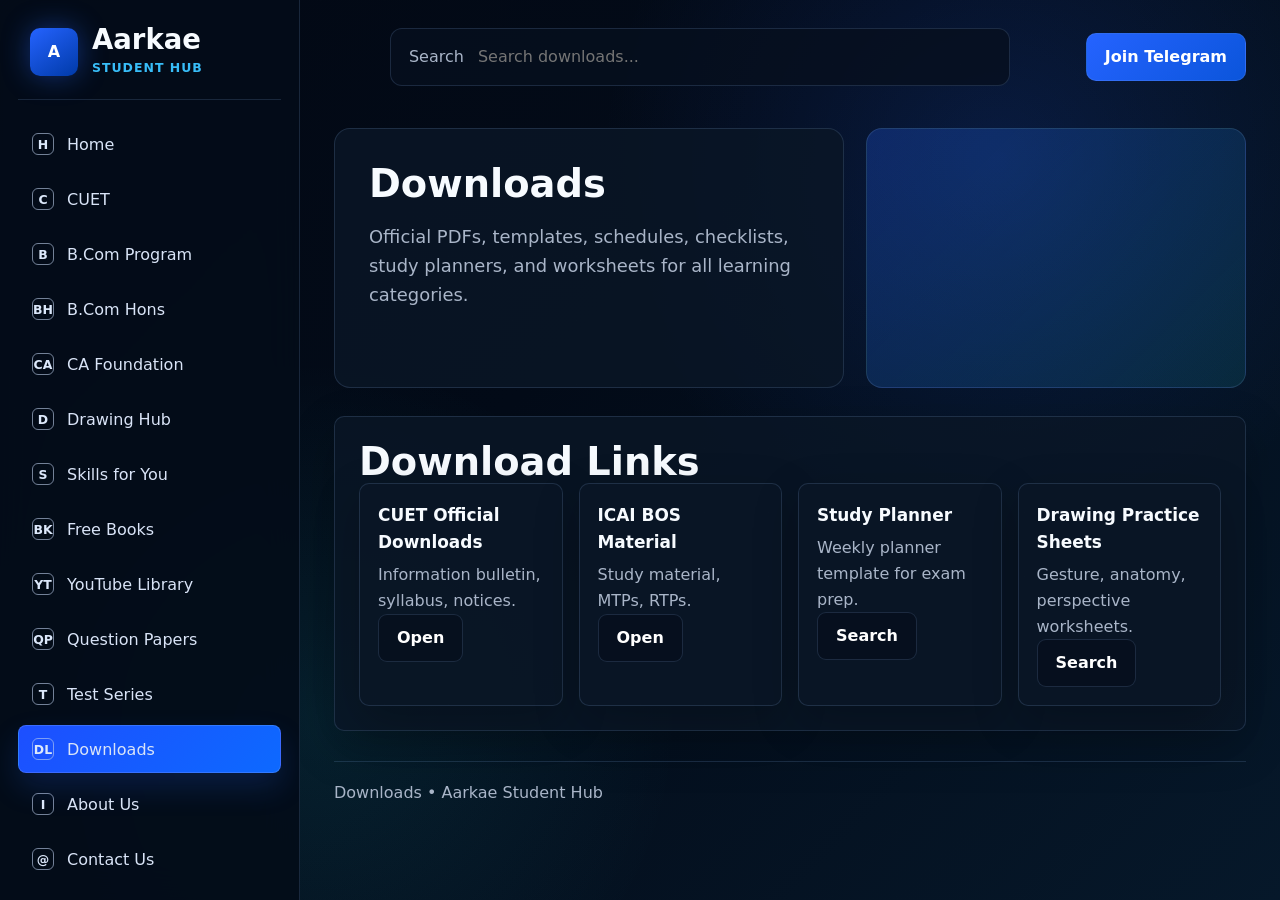
<file: downloads.html>
<!doctype html>
<html lang="en">
<head><meta charset="utf-8"><meta name="viewport" content="width=device-width, initial-scale=1"><title>Downloads | Aarkae Student Hub</title><link rel="stylesheet" href="styles.css"></head>
<body><div class="layout"><aside class="sidebar"><a class="brand" href="index.html"><span class="brand-mark">A</span><span><span class="brand-title">Aarkae</span><span class="brand-subtitle">Student Hub</span></span></a><nav class="nav-list"><a class="nav-item" href="index.html"><span class="nav-icon">H</span>Home</a><a class="nav-item" href="cuet.html"><span class="nav-icon">C</span>CUET</a><a class="nav-item" href="bcom-program.html"><span class="nav-icon">B</span>B.Com Program</a><a class="nav-item" href="bcom-hons.html"><span class="nav-icon">BH</span>B.Com Hons</a><a class="nav-item" href="ca-foundation.html"><span class="nav-icon">CA</span>CA Foundation</a><a class="nav-item" href="drawing-hub.html"><span class="nav-icon">D</span>Drawing Hub</a><a class="nav-item" href="skills.html"><span class="nav-icon">S</span>Skills for You</a><a class="nav-item" href="free-books.html"><span class="nav-icon">BK</span>Free Books</a><a class="nav-item" href="youtube-library.html"><span class="nav-icon">YT</span>YouTube Library</a><a class="nav-item" href="question-papers.html"><span class="nav-icon">QP</span>Question Papers</a><a class="nav-item" href="test-series.html"><span class="nav-icon">T</span>Test Series</a><a class="nav-item active" href="downloads.html"><span class="nav-icon">DL</span>Downloads</a><a class="nav-item" href="about.html"><span class="nav-icon">I</span>About Us</a><a class="nav-item" href="contact.html"><span class="nav-icon">@</span>Contact Us</a></nav><div class="free-card"><strong>Download Desk</strong><p>Syllabus, templates, checklists, and official PDFs.</p></div></aside><main class="main"><header class="topbar"><label class="search"><span>Search</span><input data-page-search type="search" placeholder="Search downloads..."></label><div class="top-actions"><a class="telegram" href="https://t.me/" target="_blank" rel="noopener">Join Telegram</a></div></header><section class="page-hero"><div class="page-title-card"><h1>Downloads</h1><p>Official PDFs, templates, schedules, checklists, study planners, and worksheets for all learning categories.</p></div><div class="page-hero-media" style="--image:url('https://images.unsplash.com/photo-1499750310107-5fef28a66643?auto=format&fit=crop&w=900&q=75')"></div></section><section class="section panel"><h2>Download Links</h2><div class="resource-grid"><article class="resource-card"><h3>CUET Official Downloads</h3><p>Information bulletin, syllabus, notices.</p><a class="button ghost" href="https://cuet.nta.nic.in/" target="_blank" rel="noopener">Open</a></article><article class="resource-card"><h3>ICAI BOS Material</h3><p>Study material, MTPs, RTPs.</p><a class="button ghost" href="https://boslive.icai.org/study_material.php" target="_blank" rel="noopener">Open</a></article><article class="resource-card"><h3>Study Planner</h3><p>Weekly planner template for exam prep.</p><a class="button ghost" href="https://www.google.com/search?q=student+weekly+study+planner+PDF" target="_blank" rel="noopener">Search</a></article><article class="resource-card"><h3>Drawing Practice Sheets</h3><p>Gesture, anatomy, perspective worksheets.</p><a class="button ghost" href="https://www.google.com/search?q=drawing+practice+sheets+PDF" target="_blank" rel="noopener">Search</a></article></div></section><footer class="footer">Downloads • Aarkae Student Hub</footer></main></div><script src="script.js"></script></body></html>
</file>
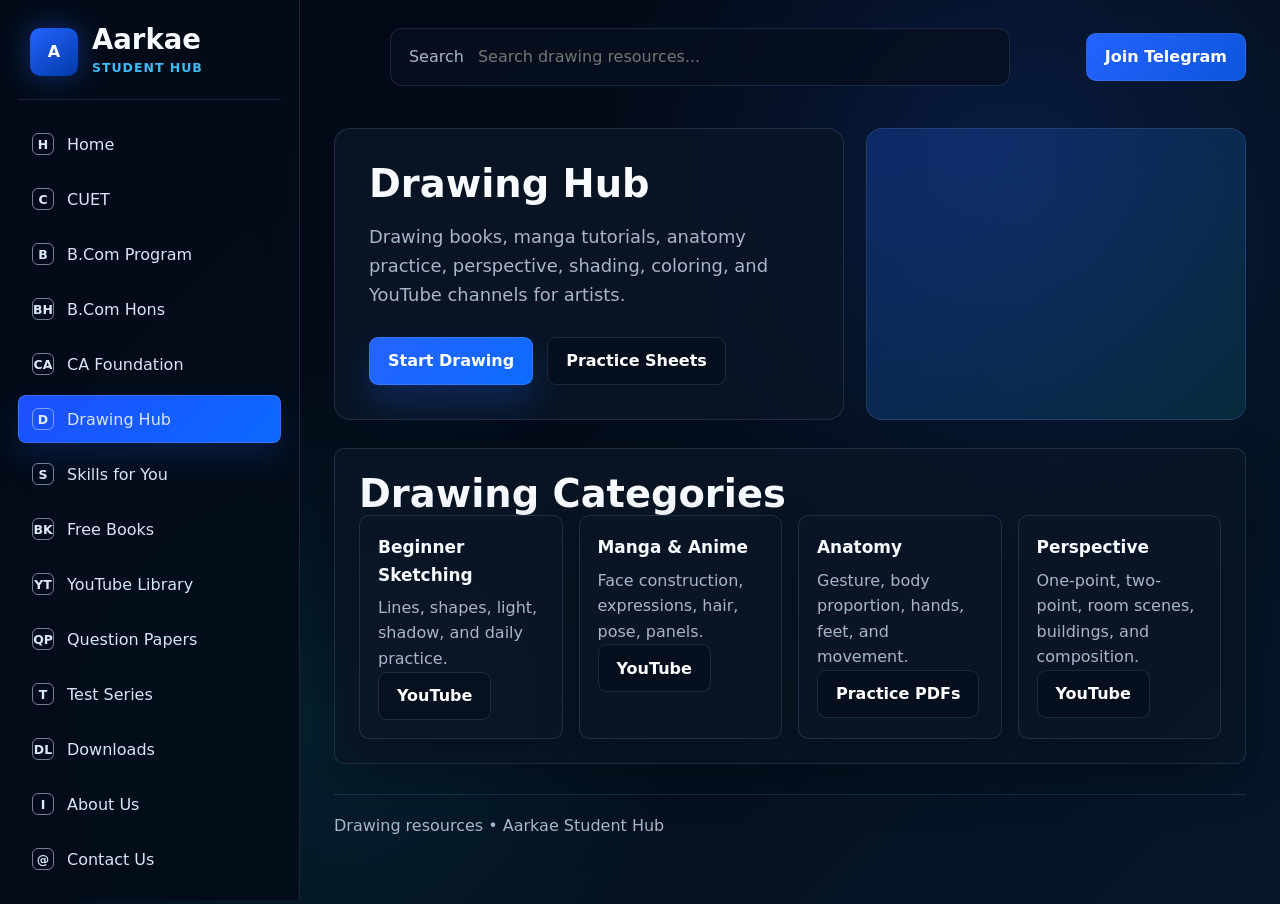
<file: drawing-hub.html>
<!doctype html>
<html lang="en">
<head><meta charset="utf-8"><meta name="viewport" content="width=device-width, initial-scale=1"><title>Drawing Hub | Aarkae Student Hub</title><link rel="stylesheet" href="styles.css"></head>
<body><div class="layout"><aside class="sidebar"><a class="brand" href="index.html"><span class="brand-mark">A</span><span><span class="brand-title">Aarkae</span><span class="brand-subtitle">Student Hub</span></span></a><nav class="nav-list"><a class="nav-item" href="index.html"><span class="nav-icon">H</span>Home</a><a class="nav-item" href="cuet.html"><span class="nav-icon">C</span>CUET</a><a class="nav-item" href="bcom-program.html"><span class="nav-icon">B</span>B.Com Program</a><a class="nav-item" href="bcom-hons.html"><span class="nav-icon">BH</span>B.Com Hons</a><a class="nav-item" href="ca-foundation.html"><span class="nav-icon">CA</span>CA Foundation</a><a class="nav-item active" href="drawing-hub.html"><span class="nav-icon">D</span>Drawing Hub</a><a class="nav-item" href="skills.html"><span class="nav-icon">S</span>Skills for You</a><a class="nav-item" href="free-books.html"><span class="nav-icon">BK</span>Free Books</a><a class="nav-item" href="youtube-library.html"><span class="nav-icon">YT</span>YouTube Library</a><a class="nav-item" href="question-papers.html"><span class="nav-icon">QP</span>Question Papers</a><a class="nav-item" href="test-series.html"><span class="nav-icon">T</span>Test Series</a><a class="nav-item" href="downloads.html"><span class="nav-icon">DL</span>Downloads</a><a class="nav-item" href="about.html"><span class="nav-icon">I</span>About Us</a><a class="nav-item" href="contact.html"><span class="nav-icon">@</span>Contact Us</a></nav><div class="free-card"><strong>Drawing Hub</strong><p>Sketching, manga, anatomy, color, and practice sheets.</p></div></aside><main class="main"><header class="topbar"><label class="search"><span>Search</span><input data-page-search type="search" placeholder="Search drawing resources..."></label><div class="top-actions"><a class="telegram" href="https://t.me/" target="_blank" rel="noopener">Join Telegram</a></div></header><section class="page-hero"><div class="page-title-card"><h1>Drawing Hub</h1><p>Drawing books, manga tutorials, anatomy practice, perspective, shading, coloring, and YouTube channels for artists.</p><div class="actions"><a class="button primary" href="https://www.youtube.com/results?search_query=drawing+for+beginners+complete+course" target="_blank" rel="noopener">Start Drawing</a><a class="button ghost" href="downloads.html">Practice Sheets</a></div></div><div class="page-hero-media" style="--image:url('https://images.unsplash.com/photo-1513364776144-60967b0f800f?auto=format&fit=crop&w=900&q=75')"></div></section><section class="section panel"><h2>Drawing Categories</h2><div class="resource-grid"><article class="resource-card"><h3>Beginner Sketching</h3><p>Lines, shapes, light, shadow, and daily practice.</p><a class="button ghost" href="https://www.youtube.com/results?search_query=beginner+sketching+course" target="_blank" rel="noopener">YouTube</a></article><article class="resource-card"><h3>Manga & Anime</h3><p>Face construction, expressions, hair, pose, panels.</p><a class="button ghost" href="https://www.youtube.com/results?search_query=manga+drawing+tutorial+beginner" target="_blank" rel="noopener">YouTube</a></article><article class="resource-card"><h3>Anatomy</h3><p>Gesture, body proportion, hands, feet, and movement.</p><a class="button ghost" href="https://www.google.com/search?q=figure+drawing+practice+PDF" target="_blank" rel="noopener">Practice PDFs</a></article><article class="resource-card"><h3>Perspective</h3><p>One-point, two-point, room scenes, buildings, and composition.</p><a class="button ghost" href="https://www.youtube.com/results?search_query=perspective+drawing+course" target="_blank" rel="noopener">YouTube</a></article></div></section><footer class="footer">Drawing resources • Aarkae Student Hub</footer></main></div><script src="script.js"></script></body></html>
</file>
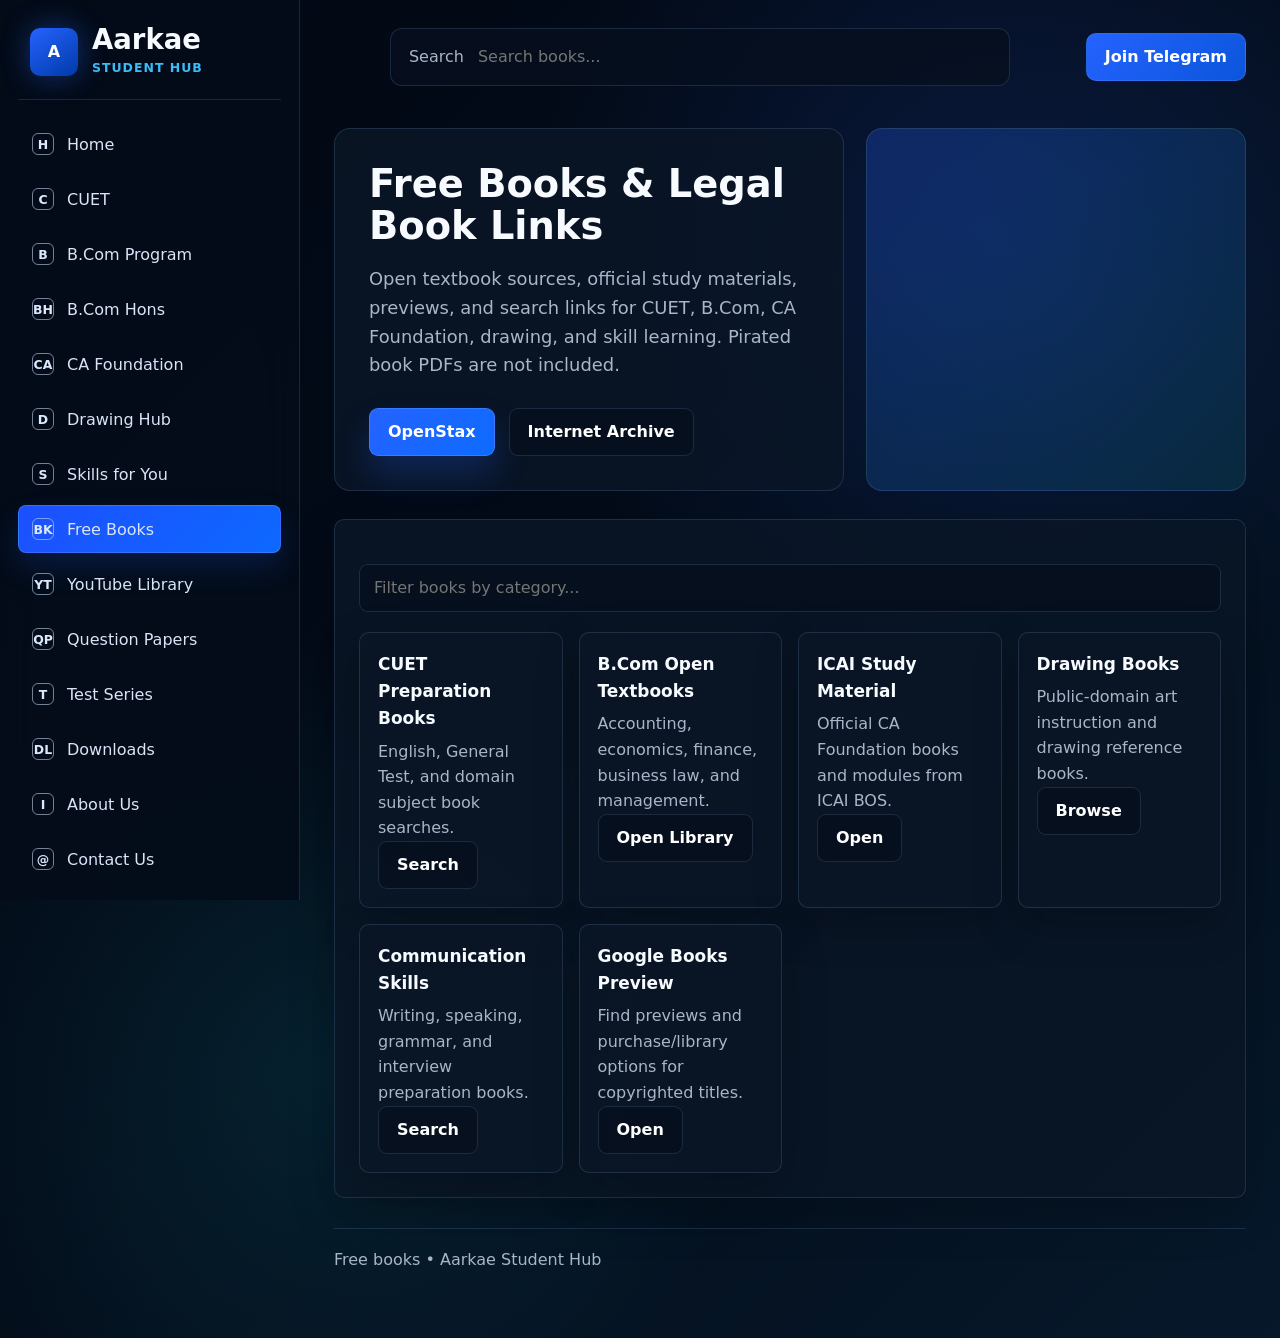
<file: free-books.html>
<!doctype html>
<html lang="en">
<head><meta charset="utf-8"><meta name="viewport" content="width=device-width, initial-scale=1"><title>Free Books | Aarkae Student Hub</title><link rel="stylesheet" href="styles.css"></head>
<body><div class="layout"><aside class="sidebar"><a class="brand" href="index.html"><span class="brand-mark">A</span><span><span class="brand-title">Aarkae</span><span class="brand-subtitle">Student Hub</span></span></a><nav class="nav-list"><a class="nav-item" href="index.html"><span class="nav-icon">H</span>Home</a><a class="nav-item" href="cuet.html"><span class="nav-icon">C</span>CUET</a><a class="nav-item" href="bcom-program.html"><span class="nav-icon">B</span>B.Com Program</a><a class="nav-item" href="bcom-hons.html"><span class="nav-icon">BH</span>B.Com Hons</a><a class="nav-item" href="ca-foundation.html"><span class="nav-icon">CA</span>CA Foundation</a><a class="nav-item" href="drawing-hub.html"><span class="nav-icon">D</span>Drawing Hub</a><a class="nav-item" href="skills.html"><span class="nav-icon">S</span>Skills for You</a><a class="nav-item active" href="free-books.html"><span class="nav-icon">BK</span>Free Books</a><a class="nav-item" href="youtube-library.html"><span class="nav-icon">YT</span>YouTube Library</a><a class="nav-item" href="question-papers.html"><span class="nav-icon">QP</span>Question Papers</a><a class="nav-item" href="test-series.html"><span class="nav-icon">T</span>Test Series</a><a class="nav-item" href="downloads.html"><span class="nav-icon">DL</span>Downloads</a><a class="nav-item" href="about.html"><span class="nav-icon">I</span>About Us</a><a class="nav-item" href="contact.html"><span class="nav-icon">@</span>Contact Us</a></nav><div class="free-card"><strong>Legal Books</strong><p>Official, open, library, and preview sources only.</p></div></aside><main class="main"><header class="topbar"><label class="search"><span>Search</span><input data-page-search type="search" placeholder="Search books..."></label><div class="top-actions"><a class="telegram" href="https://t.me/" target="_blank" rel="noopener">Join Telegram</a></div></header><section class="page-hero"><div class="page-title-card"><h1>Free Books & Legal Book Links</h1><p>Open textbook sources, official study materials, previews, and search links for CUET, B.Com, CA Foundation, drawing, and skill learning. Pirated book PDFs are not included.</p><div class="actions"><a class="button primary" href="https://openstax.org/subjects" target="_blank" rel="noopener">OpenStax</a><a class="button ghost" href="https://archive.org/details/texts" target="_blank" rel="noopener">Internet Archive</a></div></div><div class="page-hero-media" style="--image:url('https://images.unsplash.com/photo-1516979187457-637abb4f9353?auto=format&fit=crop&w=900&q=75')"></div></section><section class="section panel"><div class="toolbar"><input class="filter-input" data-material-search type="search" placeholder="Filter books by category..."></div><div class="resource-grid"><article class="resource-card" data-card><h3>CUET Preparation Books</h3><p>English, General Test, and domain subject book searches.</p><a class="button ghost" href="https://www.google.com/search?q=best+CUET+preparation+books" target="_blank" rel="noopener">Search</a></article><article class="resource-card" data-card><h3>B.Com Open Textbooks</h3><p>Accounting, economics, finance, business law, and management.</p><a class="button ghost" href="https://open.umn.edu/opentextbooks/subjects/business" target="_blank" rel="noopener">Open Library</a></article><article class="resource-card" data-card><h3>ICAI Study Material</h3><p>Official CA Foundation books and modules from ICAI BOS.</p><a class="button ghost" href="https://boslive.icai.org/study_material.php" target="_blank" rel="noopener">Open</a></article><article class="resource-card" data-card><h3>Drawing Books</h3><p>Public-domain art instruction and drawing reference books.</p><a class="button ghost" href="https://archive.org/search?query=drawing+book&and%5B%5D=mediatype%3A%22texts%22" target="_blank" rel="noopener">Browse</a></article><article class="resource-card" data-card><h3>Communication Skills</h3><p>Writing, speaking, grammar, and interview preparation books.</p><a class="button ghost" href="https://www.google.com/search?q=communication+skills+for+students+open+textbook" target="_blank" rel="noopener">Search</a></article><article class="resource-card" data-card><h3>Google Books Preview</h3><p>Find previews and purchase/library options for copyrighted titles.</p><a class="button ghost" href="https://books.google.com/" target="_blank" rel="noopener">Open</a></article></div></section><footer class="footer">Free books • Aarkae Student Hub</footer></main></div><script src="script.js"></script></body></html>
</file>
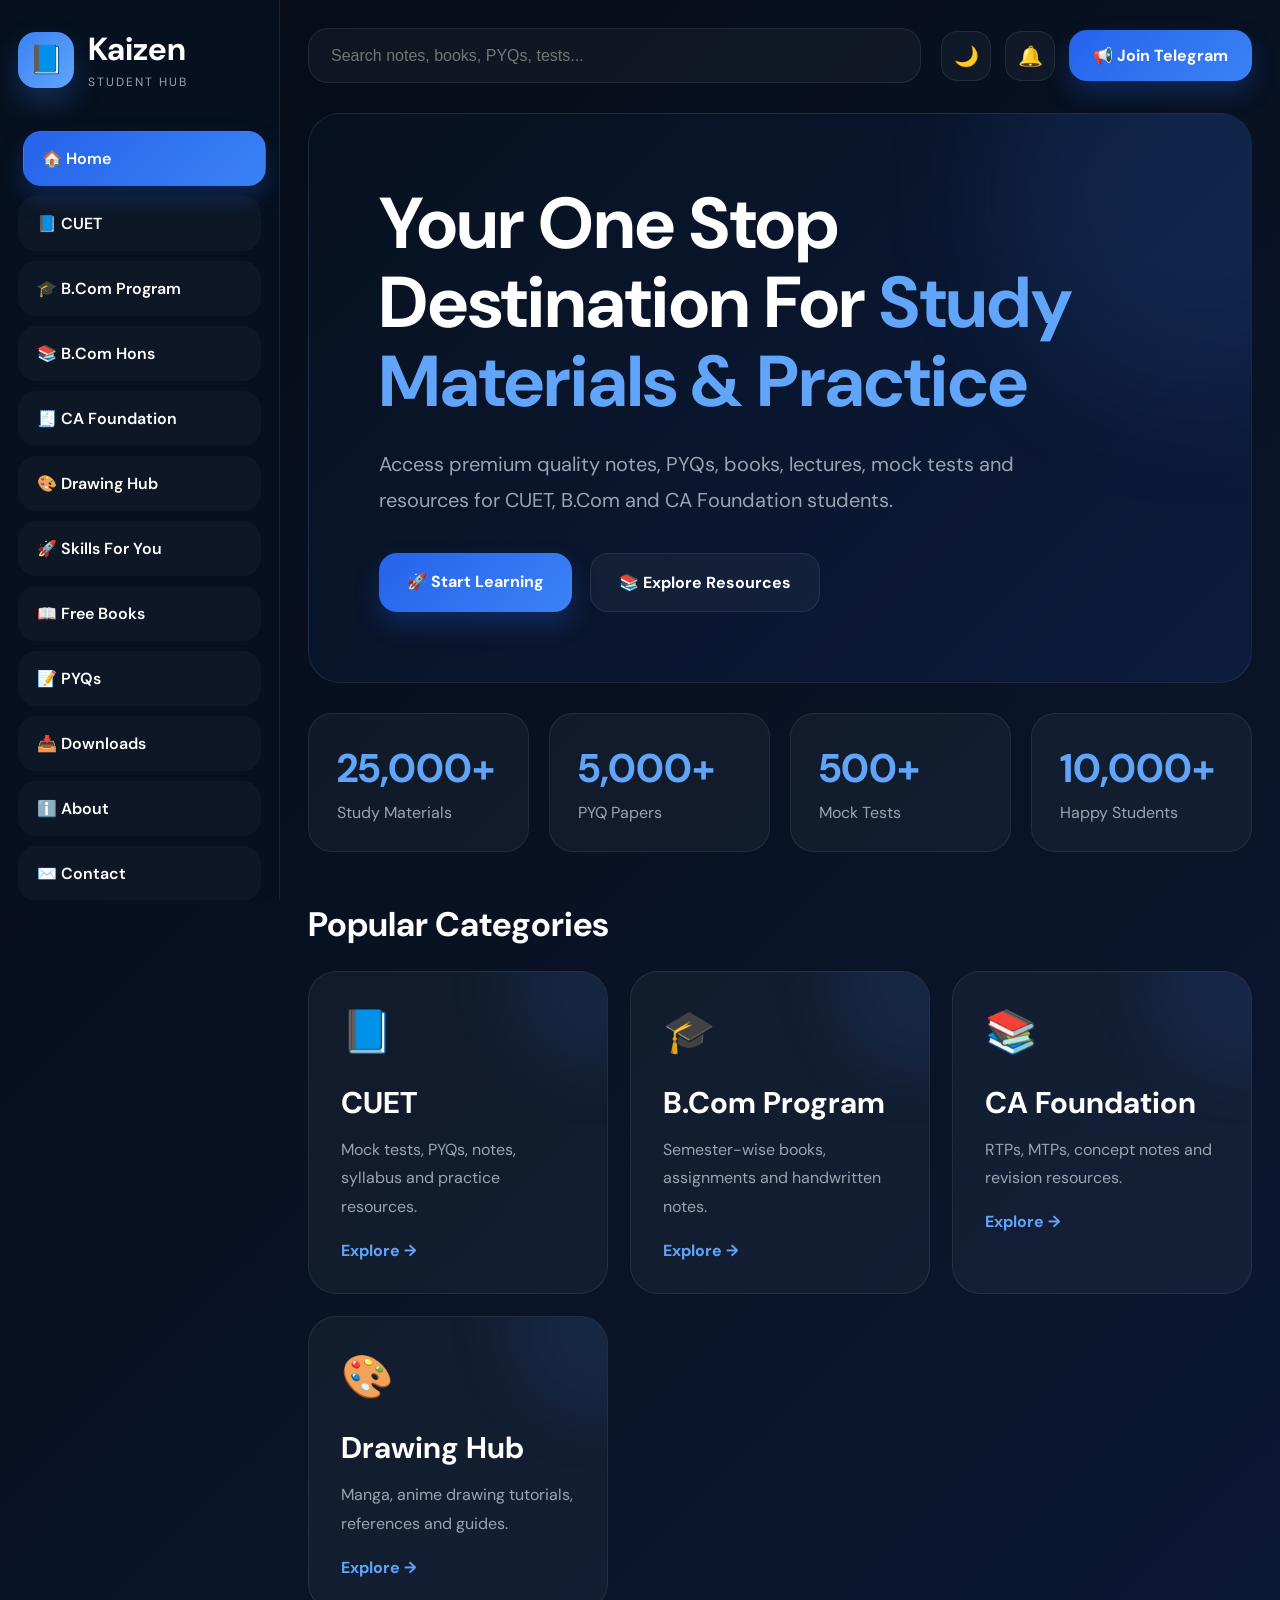
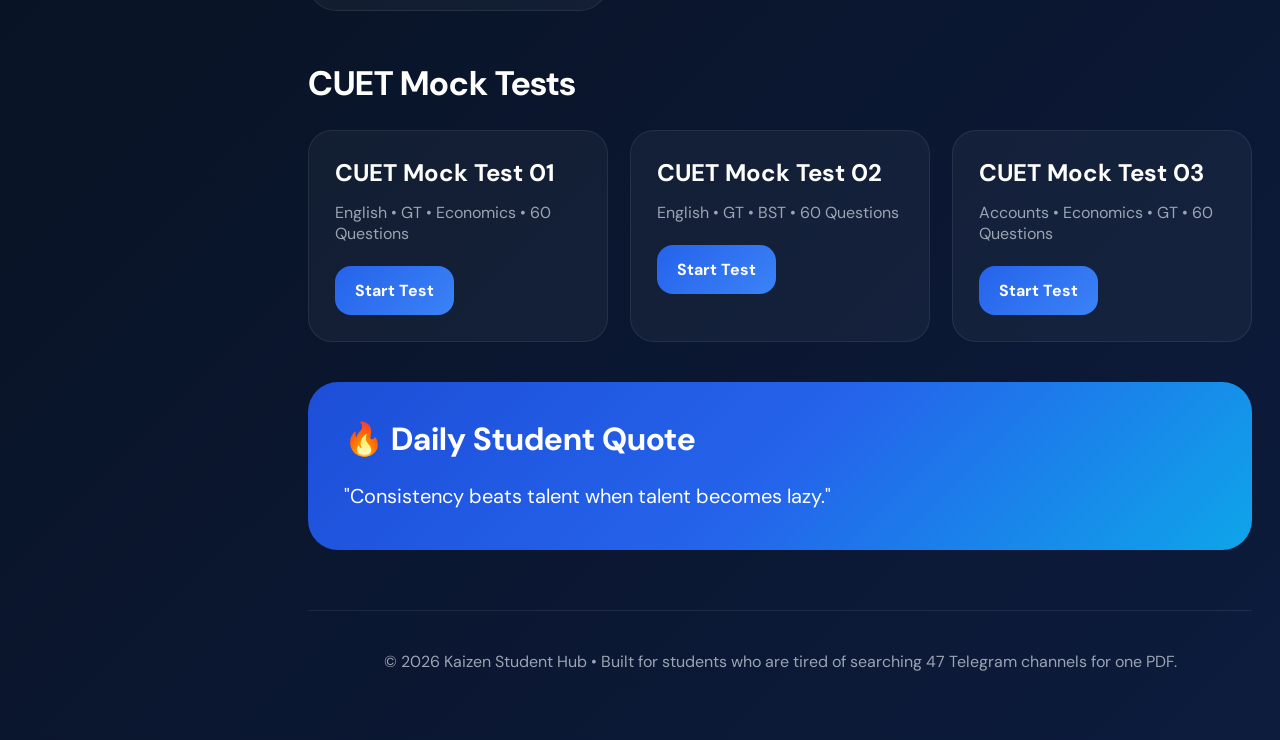
<file: kaizen_premium_student_dashboard_full_website.html>
<!DOCTYPE html>
<html lang="en">
<head>
<meta charset="UTF-8" />
<meta name="viewport" content="width=device-width, initial-scale=1.0" />
<title>Kaizen Student Hub</title>
<link rel="preconnect" href="https://fonts.googleapis.com">
<link rel="preconnect" href="https://fonts.gstatic.com" crossorigin>
<link href="https://fonts.googleapis.com/css2?family=DM+Sans:wght@400;500;700;800&display=swap" rel="stylesheet">

<style>

:root{
--bg:#07111f;
--bg2:#0d1b3d;
--card:#0d1729;
--text:#ffffff;
--soft:#9aa4b2;
--accent:#3b82f6;
--accent2:#60a5fa;
--border:rgba(255,255,255,0.08);
}

*{
margin:0;
padding:0;
box-sizing:border-box;
}

body{
font-family:'DM Sans',sans-serif;
background:linear-gradient(135deg,#050b16,#091427,#0d1b3d);
color:var(--text);
overflow-x:hidden;
}

a{
text-decoration:none;
color:inherit;
}

.wrapper{
display:flex;
min-height:100vh;
}

/* SIDEBAR */

.sidebar{
width:280px;
background:rgba(7,17,31,0.95);
backdrop-filter:blur(14px);
padding:28px 18px;
border-right:1px solid var(--border);
position:fixed;
left:0;
top:0;
bottom:0;
overflow-y:auto;
}

.logo{
display:flex;
align-items:center;
gap:14px;
margin-bottom:40px;
}

.logo-icon{
width:56px;
height:56px;
border-radius:18px;
background:linear-gradient(135deg,var(--accent),var(--accent2));
display:flex;
align-items:center;
justify-content:center;
font-size:28px;
box-shadow:0 15px 30px rgba(59,130,246,0.25);
}

.logo h1{
font-size:32px;
}

.logo span{
font-size:12px;
letter-spacing:2px;
color:var(--soft);
}

.menu{
display:flex;
flex-direction:column;
gap:10px;
}

.menu a{
display:flex;
align-items:center;
gap:14px;
padding:16px 18px;
border-radius:18px;
transition:0.3s;
background:rgba(255,255,255,0.03);
border:1px solid transparent;
font-weight:600;
}

.menu a:hover,
.menu a.active{
background:linear-gradient(135deg,#2563eb,#3b82f6);
transform:translateX(5px);
box-shadow:0 12px 25px rgba(37,99,235,0.25);
}

.free-box{
margin-top:40px;
padding:22px;
background:rgba(255,255,255,0.04);
border-radius:24px;
border:1px solid var(--border);
}

.free-box h3{
color:#d7ff66;
margin-bottom:10px;
}

.free-box p{
line-height:1.7;
color:var(--soft);
}

/* MAIN */

.main{
margin-left:280px;
width:calc(100% - 280px);
padding:28px;
}

.topbar{
display:flex;
align-items:center;
justify-content:space-between;
gap:20px;
margin-bottom:30px;
}

.search-box{
flex:1;
max-width:700px;
background:rgba(255,255,255,0.04);
border:1px solid var(--border);
padding:16px 22px;
border-radius:20px;
}

.search-box input{
width:100%;
background:none;
border:none;
outline:none;
color:white;
font-size:16px;
}

.top-actions{
display:flex;
align-items:center;
gap:14px;
}

.circle-btn{
width:50px;
height:50px;
border-radius:16px;
display:flex;
align-items:center;
justify-content:center;
background:rgba(255,255,255,0.04);
border:1px solid var(--border);
font-size:20px;
}

.telegram-btn{
padding:15px 24px;
border-radius:18px;
background:linear-gradient(135deg,#2563eb,#3b82f6);
font-weight:700;
box-shadow:0 12px 25px rgba(37,99,235,0.25);
}

/* HERO */

.hero{
position:relative;
overflow:hidden;
padding:70px;
border-radius:32px;
background:linear-gradient(135deg,#07111f,#0d1b3d);
border:1px solid var(--border);
margin-bottom:30px;
}

.hero::before{
content:'';
position:absolute;
width:400px;
height:400px;
border-radius:50%;
background:rgba(59,130,246,0.12);
right:-150px;
top:-120px;
filter:blur(60px);
}

.hero h2{
font-size:72px;
line-height:1.1;
max-width:850px;
margin-bottom:24px;
position:relative;
}

.hero h2 span{
color:var(--accent2);
}

.hero p{
font-size:20px;
line-height:1.8;
max-width:720px;
color:var(--soft);
margin-bottom:35px;
position:relative;
}

.hero-buttons{
display:flex;
gap:18px;
flex-wrap:wrap;
position:relative;
}

.hero-buttons a{
padding:18px 28px;
border-radius:18px;
font-weight:700;
}

.primary-btn{
background:linear-gradient(135deg,#2563eb,#3b82f6);
box-shadow:0 12px 25px rgba(37,99,235,0.25);
}

.secondary-btn{
border:1px solid var(--border);
background:rgba(255,255,255,0.04);
}

/* STATS */

.stats{
display:grid;
grid-template-columns:repeat(auto-fit,minmax(200px,1fr));
gap:20px;
margin-bottom:30px;
}

.stat-card{
padding:28px;
background:rgba(255,255,255,0.04);
border-radius:24px;
border:1px solid var(--border);
}

.stat-card h3{
font-size:40px;
margin-bottom:8px;
color:var(--accent2);
}

.stat-card p{
color:var(--soft);
}

/* CARDS */

.section-title{
font-size:34px;
margin:50px 0 24px;
}

.card-grid{
display:grid;
grid-template-columns:repeat(auto-fit,minmax(260px,1fr));
gap:22px;
}

.card{
background:rgba(255,255,255,0.04);
border-radius:28px;
padding:32px;
border:1px solid var(--border);
transition:0.3s;
position:relative;
overflow:hidden;
}

.card::before{
content:'';
position:absolute;
width:180px;
height:180px;
border-radius:50%;
background:rgba(59,130,246,0.1);
top:-80px;
right:-80px;
filter:blur(30px);
}

.card:hover{
transform:translateY(-8px);
box-shadow:0 20px 40px rgba(0,0,0,0.2);
}

.card-icon{
font-size:42px;
margin-bottom:24px;
}

.card h3{
font-size:30px;
margin-bottom:14px;
}

.card p{
line-height:1.8;
color:var(--soft);
margin-bottom:18px;
}

.card a{
color:var(--accent2);
font-weight:700;
}

/* MOCK TEST */

.test-grid{
display:grid;
grid-template-columns:repeat(auto-fit,minmax(280px,1fr));
gap:22px;
}

.test-card{
background:rgba(255,255,255,0.04);
border-radius:24px;
padding:26px;
border:1px solid var(--border);
}

.test-card h4{
font-size:24px;
margin-bottom:14px;
}

.test-card p{
color:var(--soft);
margin-bottom:22px;
}

.start-btn{
display:inline-block;
padding:14px 20px;
border-radius:16px;
background:linear-gradient(135deg,#2563eb,#3b82f6);
font-weight:700;
}

/* QUOTE */

.quote-box{
margin-top:40px;
padding:36px;
border-radius:30px;
background:linear-gradient(135deg,#1d4ed8,#2563eb,#0ea5e9);
animation:gradientMove 8s infinite alternate;
}

.quote-box h3{
font-size:32px;
margin-bottom:18px;
}

.quote-box p{
font-size:20px;
line-height:1.8;
max-width:900px;
}

@keyframes gradientMove{
0%{filter:hue-rotate(0deg)}
100%{filter:hue-rotate(40deg)}
}

/* FOOTER */

.footer{
margin-top:60px;
padding:40px;
text-align:center;
color:var(--soft);
border-top:1px solid var(--border);
}

/* MOBILE */

@media(max-width:1100px){

.sidebar{
transform:translateX(-100%);
}

.main{
margin-left:0;
width:100%;
}

.hero h2{
font-size:48px;
}

}

@media(max-width:768px){

.main{
padding:18px;
}

.hero{
padding:40px 28px;
}

.hero h2{
font-size:38px;
}

.hero p{
font-size:16px;
}

.topbar{
flex-direction:column;
align-items:stretch;
}

.hero-buttons{
flex-direction:column;
}

}

</style>
</head>
<body>

<div class="wrapper">

<!-- SIDEBAR -->

<aside class="sidebar">

<div class="logo">
<div class="logo-icon">📘</div>
<div>
<h1>Kaizen</h1>
<span>STUDENT HUB</span>
</div>
</div>

<nav class="menu">
<a href="#" class="active">🏠 Home</a>
<a href="#">📘 CUET</a>
<a href="#">🎓 B.Com Program</a>
<a href="#">📚 B.Com Hons</a>
<a href="#">🧾 CA Foundation</a>
<a href="#">🎨 Drawing Hub</a>
<a href="#">🚀 Skills For You</a>
<a href="#">📖 Free Books</a>
<a href="#">📝 PYQs</a>
<a href="#">📥 Downloads</a>
<a href="#">ℹ️ About</a>
<a href="#">✉️ Contact</a>
</nav>

<div class="free-box">
<h3>🏆 100% Free</h3>
<p>
No premium traps. No fake VIP memberships. Just useful study materials for students trying to survive academia.
</p>
</div>

</aside>

<!-- MAIN -->

<main class="main">

<div class="topbar">

<div class="search-box">
<input type="text" placeholder="Search notes, books, PYQs, tests...">
</div>

<div class="top-actions">
<div class="circle-btn">🌙</div>
<div class="circle-btn">🔔</div>
<a href="#" class="telegram-btn">📢 Join Telegram</a>
</div>

</div>

<!-- HERO -->

<section class="hero">

<h2>
Your One Stop Destination For <span>Study Materials & Practice</span>
</h2>

<p>
Access premium quality notes, PYQs, books, lectures, mock tests and resources for CUET, B.Com and CA Foundation students.
</p>

<div class="hero-buttons">
<a href="#" class="primary-btn">🚀 Start Learning</a>
<a href="#" class="secondary-btn">📚 Explore Resources</a>
</div>

</section>

<!-- STATS -->

<section class="stats">

<div class="stat-card">
<h3>25,000+</h3>
<p>Study Materials</p>
</div>

<div class="stat-card">
<h3>5,000+</h3>
<p>PYQ Papers</p>
</div>

<div class="stat-card">
<h3>500+</h3>
<p>Mock Tests</p>
</div>

<div class="stat-card">
<h3>10,000+</h3>
<p>Happy Students</p>
</div>

</section>

<!-- CATEGORY CARDS -->

<h2 class="section-title">Popular Categories</h2>

<section class="card-grid">

<div class="card">
<div class="card-icon">📘</div>
<h3>CUET</h3>
<p>Mock tests, PYQs, notes, syllabus and practice resources.</p>
<a href="#">Explore →</a>
</div>

<div class="card">
<div class="card-icon">🎓</div>
<h3>B.Com Program</h3>
<p>Semester-wise books, assignments and handwritten notes.</p>
<a href="#">Explore →</a>
</div>

<div class="card">
<div class="card-icon">📚</div>
<h3>CA Foundation</h3>
<p>RTPs, MTPs, concept notes and revision resources.</p>
<a href="#">Explore →</a>
</div>

<div class="card">
<div class="card-icon">🎨</div>
<h3>Drawing Hub</h3>
<p>Manga, anime drawing tutorials, references and guides.</p>
<a href="#">Explore →</a>
</div>

</section>

<!-- MOCK TEST -->

<h2 class="section-title">CUET Mock Tests</h2>

<section class="test-grid">

<div class="test-card">
<h4>CUET Mock Test 01</h4>
<p>English • GT • Economics • 60 Questions</p>
<a href="#" class="start-btn">Start Test</a>
</div>

<div class="test-card">
<h4>CUET Mock Test 02</h4>
<p>English • GT • BST • 60 Questions</p>
<a href="#" class="start-btn">Start Test</a>
</div>

<div class="test-card">
<h4>CUET Mock Test 03</h4>
<p>Accounts • Economics • GT • 60 Questions</p>
<a href="#" class="start-btn">Start Test</a>
</div>

</section>

<!-- QUOTE -->

<section class="quote-box">
<h3>🔥 Daily Student Quote</h3>
<p id="quoteText">
"Discipline is choosing what you want most over what you want now."
</p>
</section>

<!-- FOOTER -->

<footer class="footer">
© 2026 Kaizen Student Hub • Built for students who are tired of searching 47 Telegram channels for one PDF.
</footer>

</main>

</div>

<script>

const quotes = [
"Discipline is choosing what you want most over what you want now.",
"Consistency beats talent when talent becomes lazy.",
"Study now so future you can breathe peacefully.",
"Every topper was once confused too.",
"Small progress every day creates massive results."
];

const randomQuote = quotes[Math.floor(Math.random()*quotes.length)];

document.getElementById('quoteText').innerText = '"' + randomQuote + '"';

</script>

</body>
</html>
</file>
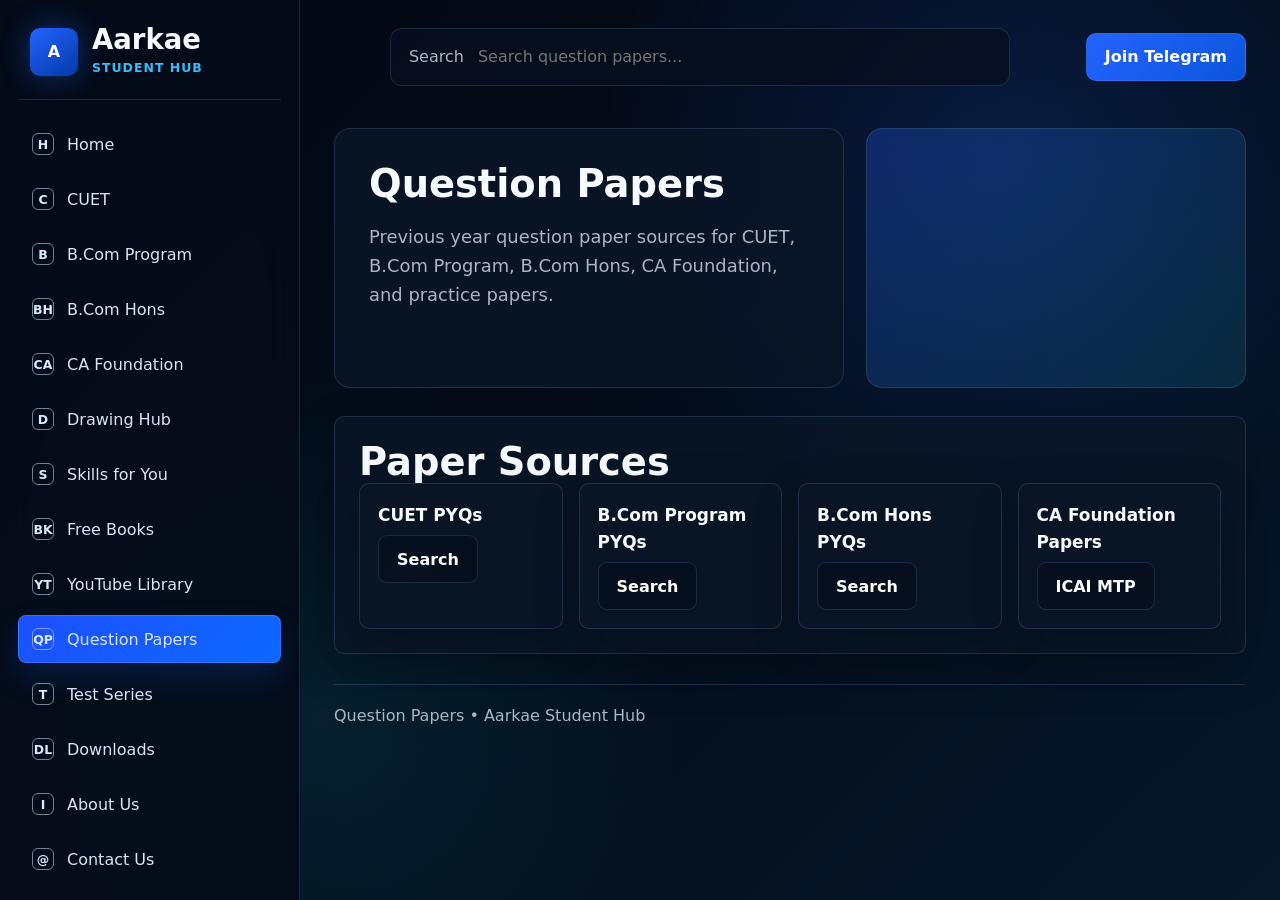
<file: question-papers.html>
<!doctype html>
<html lang="en">
<head><meta charset="utf-8"><meta name="viewport" content="width=device-width, initial-scale=1"><title>Question Papers | Aarkae Student Hub</title><link rel="stylesheet" href="styles.css"></head>
<body><div class="layout"><aside class="sidebar"><a class="brand" href="index.html"><span class="brand-mark">A</span><span><span class="brand-title">Aarkae</span><span class="brand-subtitle">Student Hub</span></span></a><nav class="nav-list"><a class="nav-item" href="index.html"><span class="nav-icon">H</span>Home</a><a class="nav-item" href="cuet.html"><span class="nav-icon">C</span>CUET</a><a class="nav-item" href="bcom-program.html"><span class="nav-icon">B</span>B.Com Program</a><a class="nav-item" href="bcom-hons.html"><span class="nav-icon">BH</span>B.Com Hons</a><a class="nav-item" href="ca-foundation.html"><span class="nav-icon">CA</span>CA Foundation</a><a class="nav-item" href="drawing-hub.html"><span class="nav-icon">D</span>Drawing Hub</a><a class="nav-item" href="skills.html"><span class="nav-icon">S</span>Skills for You</a><a class="nav-item" href="free-books.html"><span class="nav-icon">BK</span>Free Books</a><a class="nav-item" href="youtube-library.html"><span class="nav-icon">YT</span>YouTube Library</a><a class="nav-item active" href="question-papers.html"><span class="nav-icon">QP</span>Question Papers</a><a class="nav-item" href="test-series.html"><span class="nav-icon">T</span>Test Series</a><a class="nav-item" href="downloads.html"><span class="nav-icon">DL</span>Downloads</a><a class="nav-item" href="about.html"><span class="nav-icon">I</span>About Us</a><a class="nav-item" href="contact.html"><span class="nav-icon">@</span>Contact Us</a></nav><div class="free-card"><strong>PYQ Bank</strong><p>Previous year papers and sample papers by exam.</p></div></aside><main class="main"><header class="topbar"><label class="search"><span>Search</span><input data-page-search type="search" placeholder="Search question papers..."></label><div class="top-actions"><a class="telegram" href="https://t.me/" target="_blank" rel="noopener">Join Telegram</a></div></header><section class="page-hero"><div class="page-title-card"><h1>Question Papers</h1><p>Previous year question paper sources for CUET, B.Com Program, B.Com Hons, CA Foundation, and practice papers.</p></div><div class="page-hero-media" style="--image:url('https://images.unsplash.com/photo-1456324504439-367cee3b3c32?auto=format&fit=crop&w=900&q=75')"></div></section><section class="section panel"><h2>Paper Sources</h2><div class="resource-grid"><article class="resource-card"><h3>CUET PYQs</h3><a class="button ghost" href="https://www.google.com/search?q=CUET+previous+year+question+papers+PDF" target="_blank" rel="noopener">Search</a></article><article class="resource-card"><h3>B.Com Program PYQs</h3><a class="button ghost" href="https://www.google.com/search?q=B.Com+Program+previous+year+question+papers+PDF" target="_blank" rel="noopener">Search</a></article><article class="resource-card"><h3>B.Com Hons PYQs</h3><a class="button ghost" href="https://www.google.com/search?q=B.Com+Hons+previous+year+question+papers+PDF" target="_blank" rel="noopener">Search</a></article><article class="resource-card"><h3>CA Foundation Papers</h3><a class="button ghost" href="https://www.icai.org/post.html?post_id=17883" target="_blank" rel="noopener">ICAI MTP</a></article></div></section><footer class="footer">Question Papers • Aarkae Student Hub</footer></main></div><script src="script.js"></script></body></html>
</file>
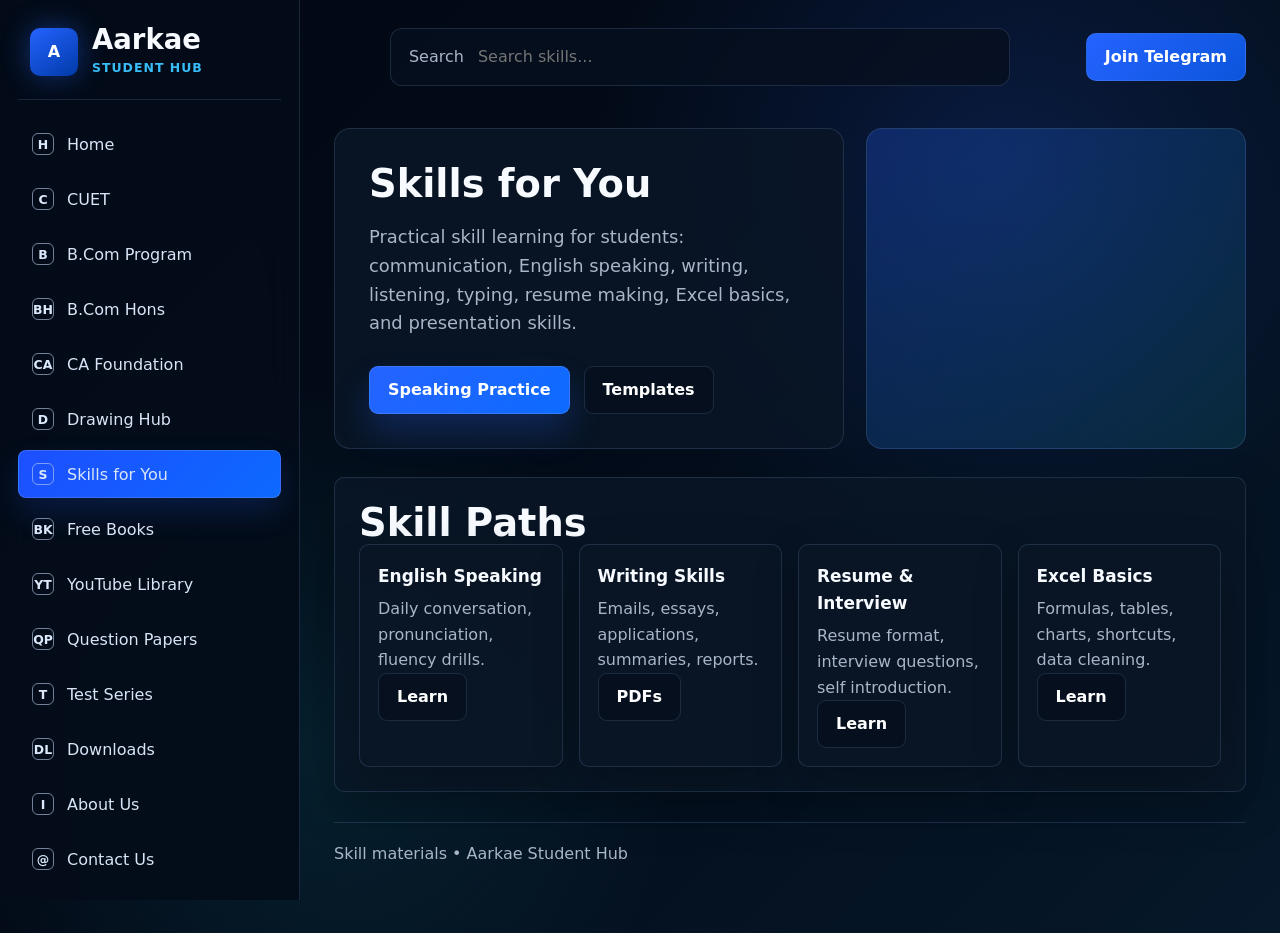
<file: skills.html>
<!doctype html>
<html lang="en">
<head><meta charset="utf-8"><meta name="viewport" content="width=device-width, initial-scale=1"><title>Skills for You | Aarkae Student Hub</title><link rel="stylesheet" href="styles.css"></head>
<body><div class="layout"><aside class="sidebar"><a class="brand" href="index.html"><span class="brand-mark">A</span><span><span class="brand-title">Aarkae</span><span class="brand-subtitle">Student Hub</span></span></a><nav class="nav-list"><a class="nav-item" href="index.html"><span class="nav-icon">H</span>Home</a><a class="nav-item" href="cuet.html"><span class="nav-icon">C</span>CUET</a><a class="nav-item" href="bcom-program.html"><span class="nav-icon">B</span>B.Com Program</a><a class="nav-item" href="bcom-hons.html"><span class="nav-icon">BH</span>B.Com Hons</a><a class="nav-item" href="ca-foundation.html"><span class="nav-icon">CA</span>CA Foundation</a><a class="nav-item" href="drawing-hub.html"><span class="nav-icon">D</span>Drawing Hub</a><a class="nav-item active" href="skills.html"><span class="nav-icon">S</span>Skills for You</a><a class="nav-item" href="free-books.html"><span class="nav-icon">BK</span>Free Books</a><a class="nav-item" href="youtube-library.html"><span class="nav-icon">YT</span>YouTube Library</a><a class="nav-item" href="question-papers.html"><span class="nav-icon">QP</span>Question Papers</a><a class="nav-item" href="test-series.html"><span class="nav-icon">T</span>Test Series</a><a class="nav-item" href="downloads.html"><span class="nav-icon">DL</span>Downloads</a><a class="nav-item" href="about.html"><span class="nav-icon">I</span>About Us</a><a class="nav-item" href="contact.html"><span class="nav-icon">@</span>Contact Us</a></nav><div class="free-card"><strong>Skill Builder</strong><p>Writing, speaking, listening, typing, and digital basics.</p></div></aside><main class="main"><header class="topbar"><label class="search"><span>Search</span><input data-page-search type="search" placeholder="Search skills..."></label><div class="top-actions"><a class="telegram" href="https://t.me/" target="_blank" rel="noopener">Join Telegram</a></div></header><section class="page-hero"><div class="page-title-card"><h1>Skills for You</h1><p>Practical skill learning for students: communication, English speaking, writing, listening, typing, resume making, Excel basics, and presentation skills.</p><div class="actions"><a class="button primary" href="https://www.youtube.com/results?search_query=English+speaking+practice+for+students" target="_blank" rel="noopener">Speaking Practice</a><a class="button ghost" href="downloads.html">Templates</a></div></div><div class="page-hero-media" style="--image:url('https://images.unsplash.com/photo-1552664730-d307ca884978?auto=format&fit=crop&w=900&q=75')"></div></section><section class="section panel"><h2>Skill Paths</h2><div class="resource-grid"><article class="resource-card"><h3>English Speaking</h3><p>Daily conversation, pronunciation, fluency drills.</p><a class="button ghost" href="https://www.youtube.com/results?search_query=English+speaking+practice+daily+conversation" target="_blank" rel="noopener">Learn</a></article><article class="resource-card"><h3>Writing Skills</h3><p>Emails, essays, applications, summaries, reports.</p><a class="button ghost" href="https://www.google.com/search?q=writing+skills+for+students+PDF" target="_blank" rel="noopener">PDFs</a></article><article class="resource-card"><h3>Resume & Interview</h3><p>Resume format, interview questions, self introduction.</p><a class="button ghost" href="https://www.youtube.com/results?search_query=resume+and+interview+skills+for+students" target="_blank" rel="noopener">Learn</a></article><article class="resource-card"><h3>Excel Basics</h3><p>Formulas, tables, charts, shortcuts, data cleaning.</p><a class="button ghost" href="https://www.youtube.com/results?search_query=Excel+for+students+beginner+course" target="_blank" rel="noopener">Learn</a></article></div></section><footer class="footer">Skill materials • Aarkae Student Hub</footer></main></div><script src="script.js"></script></body></html>
</file>
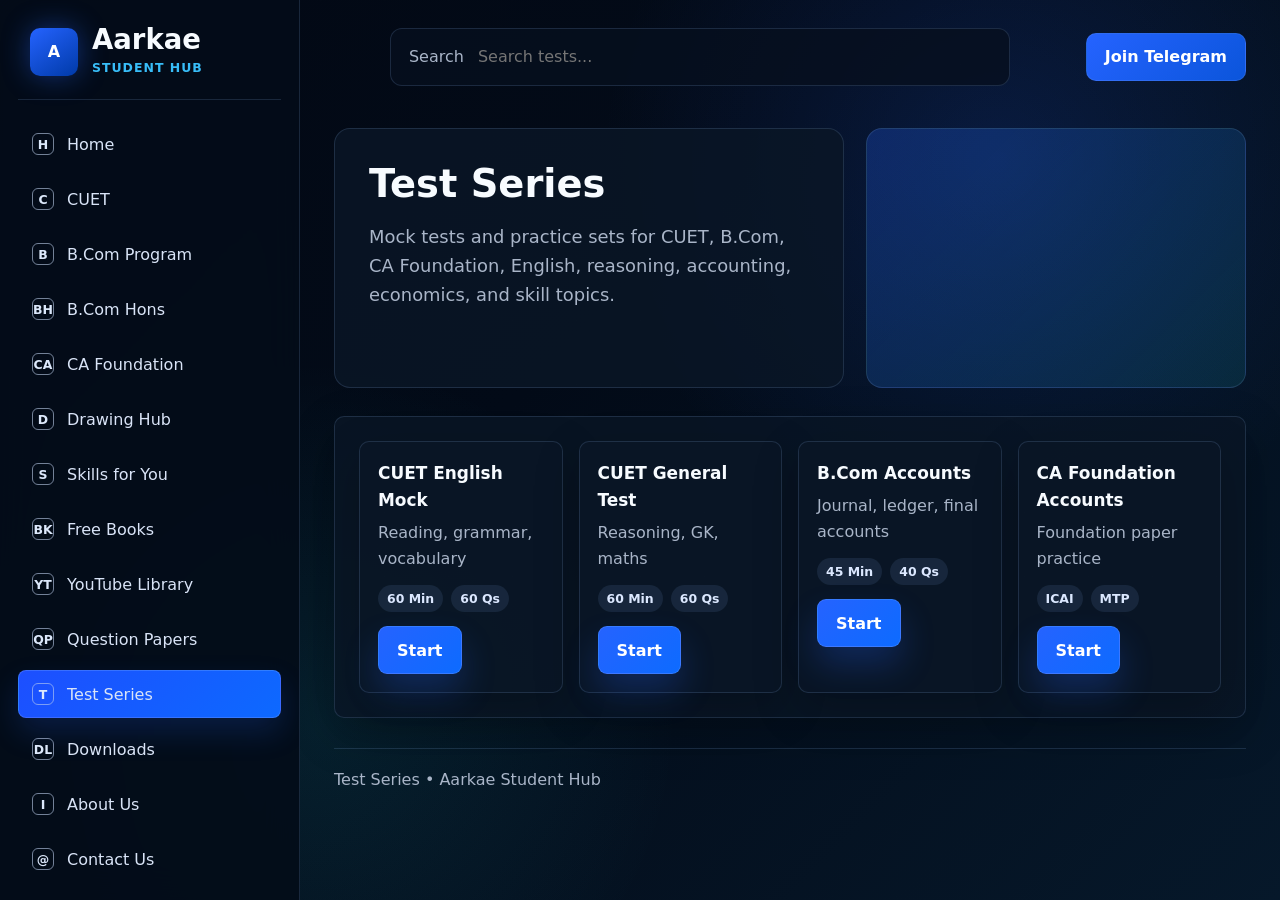
<file: test-series.html>
<!doctype html>
<html lang="en">
<head><meta charset="utf-8"><meta name="viewport" content="width=device-width, initial-scale=1"><title>Test Series | Aarkae Student Hub</title><link rel="stylesheet" href="styles.css"></head>
<body><div class="layout"><aside class="sidebar"><a class="brand" href="index.html"><span class="brand-mark">A</span><span><span class="brand-title">Aarkae</span><span class="brand-subtitle">Student Hub</span></span></a><nav class="nav-list"><a class="nav-item" href="index.html"><span class="nav-icon">H</span>Home</a><a class="nav-item" href="cuet.html"><span class="nav-icon">C</span>CUET</a><a class="nav-item" href="bcom-program.html"><span class="nav-icon">B</span>B.Com Program</a><a class="nav-item" href="bcom-hons.html"><span class="nav-icon">BH</span>B.Com Hons</a><a class="nav-item" href="ca-foundation.html"><span class="nav-icon">CA</span>CA Foundation</a><a class="nav-item" href="drawing-hub.html"><span class="nav-icon">D</span>Drawing Hub</a><a class="nav-item" href="skills.html"><span class="nav-icon">S</span>Skills for You</a><a class="nav-item" href="free-books.html"><span class="nav-icon">BK</span>Free Books</a><a class="nav-item" href="youtube-library.html"><span class="nav-icon">YT</span>YouTube Library</a><a class="nav-item" href="question-papers.html"><span class="nav-icon">QP</span>Question Papers</a><a class="nav-item active" href="test-series.html"><span class="nav-icon">T</span>Test Series</a><a class="nav-item" href="downloads.html"><span class="nav-icon">DL</span>Downloads</a><a class="nav-item" href="about.html"><span class="nav-icon">I</span>About Us</a><a class="nav-item" href="contact.html"><span class="nav-icon">@</span>Contact Us</a></nav><div class="free-card"><strong>Practice Mode</strong><p>Mock tests organized by exam and subject.</p></div></aside><main class="main"><header class="topbar"><label class="search"><span>Search</span><input data-page-search type="search" placeholder="Search tests..."></label><div class="top-actions"><a class="telegram" href="https://t.me/" target="_blank" rel="noopener">Join Telegram</a></div></header><section class="page-hero"><div class="page-title-card"><h1>Test Series</h1><p>Mock tests and practice sets for CUET, B.Com, CA Foundation, English, reasoning, accounting, economics, and skill topics.</p></div><div class="page-hero-media" style="--image:url('https://images.unsplash.com/photo-1503676260728-1c00da094a0b?auto=format&fit=crop&w=900&q=75')"></div></section><section class="section panel"><div class="test-grid"><article class="test-card"><h3>CUET English Mock</h3><p>Reading, grammar, vocabulary</p><div class="meta"><span class="pill">60 Min</span><span class="pill">60 Qs</span></div><a class="button primary" href="https://www.google.com/search?q=CUET+English+mock+test+free" target="_blank" rel="noopener">Start</a></article><article class="test-card"><h3>CUET General Test</h3><p>Reasoning, GK, maths</p><div class="meta"><span class="pill">60 Min</span><span class="pill">60 Qs</span></div><a class="button primary" href="https://www.google.com/search?q=CUET+general+test+mock+test+free" target="_blank" rel="noopener">Start</a></article><article class="test-card"><h3>B.Com Accounts</h3><p>Journal, ledger, final accounts</p><div class="meta"><span class="pill">45 Min</span><span class="pill">40 Qs</span></div><a class="button primary" href="https://www.google.com/search?q=B.Com+accounting+mock+test" target="_blank" rel="noopener">Start</a></article><article class="test-card"><h3>CA Foundation Accounts</h3><p>Foundation paper practice</p><div class="meta"><span class="pill">ICAI</span><span class="pill">MTP</span></div><a class="button primary" href="https://www.icai.org/post.html?post_id=17883" target="_blank" rel="noopener">Start</a></article></div></section><footer class="footer">Test Series • Aarkae Student Hub</footer></main></div><script src="script.js"></script></body></html>
</file>
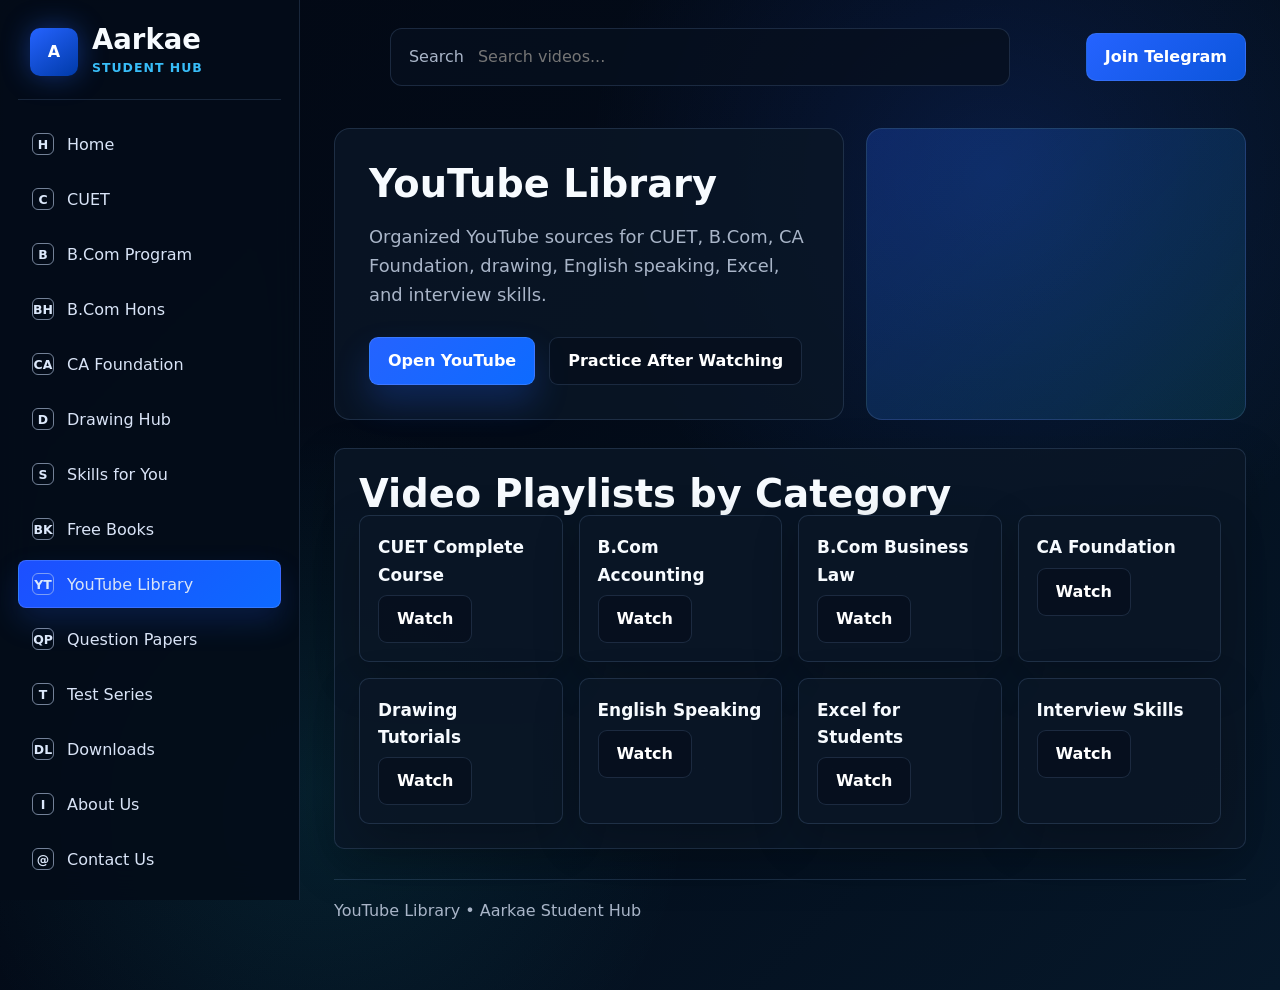
<file: youtube-library.html>
<!doctype html>
<html lang="en">
<head><meta charset="utf-8"><meta name="viewport" content="width=device-width, initial-scale=1"><title>YouTube Library | Aarkae Student Hub</title><link rel="stylesheet" href="styles.css"></head>
<body><div class="layout"><aside class="sidebar"><a class="brand" href="index.html"><span class="brand-mark">A</span><span><span class="brand-title">Aarkae</span><span class="brand-subtitle">Student Hub</span></span></a><nav class="nav-list"><a class="nav-item" href="index.html"><span class="nav-icon">H</span>Home</a><a class="nav-item" href="cuet.html"><span class="nav-icon">C</span>CUET</a><a class="nav-item" href="bcom-program.html"><span class="nav-icon">B</span>B.Com Program</a><a class="nav-item" href="bcom-hons.html"><span class="nav-icon">BH</span>B.Com Hons</a><a class="nav-item" href="ca-foundation.html"><span class="nav-icon">CA</span>CA Foundation</a><a class="nav-item" href="drawing-hub.html"><span class="nav-icon">D</span>Drawing Hub</a><a class="nav-item" href="skills.html"><span class="nav-icon">S</span>Skills for You</a><a class="nav-item" href="free-books.html"><span class="nav-icon">BK</span>Free Books</a><a class="nav-item active" href="youtube-library.html"><span class="nav-icon">YT</span>YouTube Library</a><a class="nav-item" href="question-papers.html"><span class="nav-icon">QP</span>Question Papers</a><a class="nav-item" href="test-series.html"><span class="nav-icon">T</span>Test Series</a><a class="nav-item" href="downloads.html"><span class="nav-icon">DL</span>Downloads</a><a class="nav-item" href="about.html"><span class="nav-icon">I</span>About Us</a><a class="nav-item" href="contact.html"><span class="nav-icon">@</span>Contact Us</a></nav><div class="free-card"><strong>Lecture Links</strong><p>Subject-wise YouTube searches and learning paths.</p></div></aside><main class="main"><header class="topbar"><label class="search"><span>Search</span><input data-page-search type="search" placeholder="Search videos..."></label><div class="top-actions"><a class="telegram" href="https://t.me/" target="_blank" rel="noopener">Join Telegram</a></div></header><section class="page-hero"><div class="page-title-card"><h1>YouTube Library</h1><p>Organized YouTube sources for CUET, B.Com, CA Foundation, drawing, English speaking, Excel, and interview skills.</p><div class="actions"><a class="button primary" href="https://www.youtube.com/" target="_blank" rel="noopener">Open YouTube</a><a class="button ghost" href="test-series.html">Practice After Watching</a></div></div><div class="page-hero-media" style="--image:url('https://images.unsplash.com/photo-1516321318423-f06f85e504b3?auto=format&fit=crop&w=900&q=75')"></div></section><section class="section panel"><h2>Video Playlists by Category</h2><div class="resource-grid"><article class="resource-card"><h3>CUET Complete Course</h3><a class="button ghost" href="https://www.youtube.com/results?search_query=CUET+complete+course+English+General+Test" target="_blank" rel="noopener">Watch</a></article><article class="resource-card"><h3>B.Com Accounting</h3><a class="button ghost" href="https://www.youtube.com/results?search_query=B.Com+Financial+Accounting+complete+course" target="_blank" rel="noopener">Watch</a></article><article class="resource-card"><h3>B.Com Business Law</h3><a class="button ghost" href="https://www.youtube.com/results?search_query=B.Com+Business+Law+complete+course" target="_blank" rel="noopener">Watch</a></article><article class="resource-card"><h3>CA Foundation</h3><a class="button ghost" href="https://www.youtube.com/results?search_query=CA+Foundation+complete+course+latest" target="_blank" rel="noopener">Watch</a></article><article class="resource-card"><h3>Drawing Tutorials</h3><a class="button ghost" href="https://www.youtube.com/results?search_query=drawing+course+for+beginners" target="_blank" rel="noopener">Watch</a></article><article class="resource-card"><h3>English Speaking</h3><a class="button ghost" href="https://www.youtube.com/results?search_query=English+speaking+practice+for+students" target="_blank" rel="noopener">Watch</a></article><article class="resource-card"><h3>Excel for Students</h3><a class="button ghost" href="https://www.youtube.com/results?search_query=Excel+beginner+course+for+students" target="_blank" rel="noopener">Watch</a></article><article class="resource-card"><h3>Interview Skills</h3><a class="button ghost" href="https://www.youtube.com/results?search_query=interview+skills+for+freshers+students" target="_blank" rel="noopener">Watch</a></article></div></section><footer class="footer">YouTube Library • Aarkae Student Hub</footer></main></div><script src="script.js"></script></body></html>
</file>
<file: styles.css>
:root {
  --bg: #020814;
  --bg-2: #07111f;
  --panel: rgba(10, 22, 39, 0.82);
  --panel-2: rgba(12, 27, 47, 0.94);
  --line: rgba(126, 164, 220, 0.18);
  --line-strong: rgba(62, 126, 255, 0.42);
  --text: #f7fbff;
  --muted: #a9b5c8;
  --blue: #2563ff;
  --sky: #38bdf8;
  --green: #22c55e;
  --purple: #a855f7;
  --amber: #f5b61b;
  --pink: #ff5cb8;
  --cyan: #21e6f3;
  --danger: #fb7185;
  --radius: 10px;
  --shadow: 0 20px 80px rgba(0, 0, 0, 0.36);
}

* {
  box-sizing: border-box;
}

html {
  scroll-behavior: smooth;
}

body {
  margin: 0;
  min-height: 100vh;
  font-family: Inter, ui-sans-serif, system-ui, -apple-system, BlinkMacSystemFont, "Segoe UI", sans-serif;
  color: var(--text);
  background:
    radial-gradient(circle at 78% 18%, rgba(37, 99, 255, 0.16), transparent 32%),
    radial-gradient(circle at 25% 80%, rgba(33, 230, 243, 0.09), transparent 30%),
    linear-gradient(135deg, #020814 0%, #030b18 42%, #06182a 100%);
  line-height: 1.6;
}

body::before {
  content: "";
  position: fixed;
  inset: 0;
  pointer-events: none;
  opacity: 0.22;
  background-image:
    linear-gradient(rgba(255, 255, 255, 0.025) 1px, transparent 1px),
    linear-gradient(90deg, rgba(255, 255, 255, 0.025) 1px, transparent 1px);
  background-size: 64px 64px;
}

a {
  color: inherit;
}

button,
input,
select,
textarea {
  font: inherit;
}

.layout {
  display: grid;
  grid-template-columns: 300px 1fr;
  min-height: 100vh;
}

.sidebar {
  position: sticky;
  top: 0;
  height: 100vh;
  padding: 16px 18px;
  border-right: 1px solid var(--line);
  background: rgba(4, 13, 25, 0.9);
  backdrop-filter: blur(18px);
  overflow-y: auto;
}

.brand {
  display: flex;
  align-items: center;
  gap: 14px;
  padding: 10px 12px 22px;
  border-bottom: 1px solid var(--line);
  text-decoration: none;
}

.brand-mark {
  width: 48px;
  height: 48px;
  display: grid;
  place-items: center;
  border-radius: 10px;
  color: #fff;
  font-weight: 900;
  background: linear-gradient(145deg, var(--blue), #003aa8);
  box-shadow: 0 0 28px rgba(37, 99, 255, 0.42);
}

.brand-title {
  display: block;
  font-size: 1.72rem;
  line-height: 1;
  font-weight: 900;
  letter-spacing: 0;
}

.brand-subtitle {
  display: block;
  margin-top: 4px;
  color: var(--sky);
  font-size: 0.78rem;
  font-weight: 800;
  letter-spacing: 0.08em;
  text-transform: uppercase;
}

.nav-list {
  display: grid;
  gap: 7px;
  margin: 20px 0;
}

.nav-item {
  display: flex;
  align-items: center;
  gap: 13px;
  min-height: 48px;
  padding: 10px 13px;
  border: 1px solid transparent;
  border-radius: 8px;
  color: #d9e4f7;
  text-decoration: none;
}

.nav-item:hover,
.nav-item.active {
  background: linear-gradient(135deg, #1d4fff, #0d69ff);
  border-color: rgba(255, 255, 255, 0.14);
  box-shadow: 0 14px 30px rgba(37, 99, 255, 0.18);
}

.nav-icon {
  width: 22px;
  height: 22px;
  display: grid;
  place-items: center;
  border: 1px solid rgba(190, 209, 238, 0.6);
  border-radius: 6px;
  color: #dce8fb;
  font-size: 0.78rem;
  font-weight: 900;
  flex: 0 0 auto;
}

.tag {
  margin-left: auto;
  padding: 2px 9px;
  border-radius: 999px;
  color: white;
  background: var(--green);
  font-size: 0.74rem;
  font-weight: 900;
}

.free-card {
  margin-top: 22px;
  padding: 20px;
  border: 1px solid rgba(170, 255, 132, 0.24);
  border-radius: var(--radius);
  background:
    linear-gradient(180deg, rgba(255, 255, 255, 0.04), rgba(255, 255, 255, 0.01)),
    rgba(12, 23, 38, 0.9);
}

.free-card strong {
  display: block;
  margin-bottom: 8px;
  color: #b9ff70;
  font-size: 1.18rem;
}

.main {
  min-width: 0;
  padding: 28px 34px 48px;
}

.topbar {
  display: grid;
  grid-template-columns: 1fr auto;
  gap: 20px;
  align-items: center;
  max-width: 1480px;
  margin: 0 auto 42px;
}

.search {
  width: min(620px, 100%);
  justify-self: center;
  display: flex;
  align-items: center;
  gap: 12px;
  min-height: 58px;
  padding: 0 18px;
  border: 1px solid var(--line);
  border-radius: 12px;
  background: rgba(7, 16, 30, 0.8);
  color: var(--muted);
}

.search input {
  width: 100%;
  border: 0;
  outline: 0;
  color: white;
  background: transparent;
}

.top-actions {
  display: flex;
  align-items: center;
  gap: 12px;
}

.icon-button,
.telegram {
  min-height: 48px;
  border: 1px solid var(--line);
  border-radius: 10px;
  color: white;
  background: rgba(7, 16, 30, 0.82);
}

.icon-button {
  width: 48px;
}

.telegram {
  display: inline-flex;
  align-items: center;
  gap: 9px;
  padding: 0 18px;
  background: linear-gradient(135deg, #2563ff, #0b55db);
  text-decoration: none;
  font-weight: 800;
}

.hero {
  max-width: 1480px;
  margin: 0 auto;
  min-height: 300px;
  display: grid;
  grid-template-columns: minmax(420px, 1fr) minmax(320px, 420px);
  gap: 26px;
  align-items: center;
}

.hero h1 {
  margin: 0;
  max-width: 860px;
  font-size: clamp(2.35rem, 4.1vw, 4.2rem);
  line-height: 1.08;
  letter-spacing: 0;
}

.hero h1 span {
  display: block;
  color: var(--sky);
}

.hero p,
.page-hero p {
  max-width: 720px;
  margin: 18px 0 0;
  color: var(--muted);
  font-size: 1.12rem;
}

.hero-visual {
  min-height: 230px;
  border-radius: 18px;
  opacity: 0.9;
  background:
    linear-gradient(135deg, rgba(37, 99, 255, 0.2), transparent 42%),
    url("https://images.unsplash.com/photo-1523240795612-9a054b0db644?auto=format&fit=crop&w=900&q=75") center/cover;
  mask-image: linear-gradient(90deg, transparent, #000 22%, #000);
}

.actions {
  display: flex;
  flex-wrap: wrap;
  gap: 14px;
  margin-top: 28px;
}

.button {
  display: inline-flex;
  align-items: center;
  justify-content: center;
  min-height: 48px;
  padding: 0 18px;
  border: 1px solid var(--line);
  border-radius: 9px;
  color: white;
  text-decoration: none;
  font-weight: 800;
  cursor: pointer;
}

.button.primary {
  border-color: rgba(255, 255, 255, 0.13);
  background: linear-gradient(135deg, #2563ff, #0d6bff);
  box-shadow: 0 18px 34px rgba(37, 99, 255, 0.24);
}

.button.ghost {
  background: rgba(6, 15, 29, 0.72);
}

.stats {
  max-width: 1480px;
  margin: 28px auto 26px;
  display: grid;
  grid-template-columns: repeat(5, minmax(0, 1fr));
  border: 1px solid var(--line);
  border-radius: 14px;
  background: var(--panel);
  box-shadow: var(--shadow);
  overflow: hidden;
}

.stat {
  display: flex;
  align-items: center;
  gap: 16px;
  padding: 24px 28px;
  border-right: 1px solid rgba(126, 164, 220, 0.1);
}

.stat:last-child {
  border-right: 0;
}

.bubble {
  width: 58px;
  height: 58px;
  display: grid;
  place-items: center;
  border-radius: 50%;
  background: rgba(37, 99, 255, 0.18);
  color: var(--sky);
  font-weight: 900;
}

.stat strong {
  display: block;
  font-size: 1.7rem;
  line-height: 1;
}

.stat span {
  color: var(--muted);
}

.section {
  max-width: 1480px;
  margin: 0 auto 24px;
}

.section-head {
  display: flex;
  align-items: end;
  justify-content: space-between;
  gap: 16px;
  margin-bottom: 18px;
}

.section h2,
.page-hero h1 {
  margin: 0;
  font-size: clamp(1.8rem, 3vw, 3.3rem);
  line-height: 1.1;
}

.section-note {
  color: var(--muted);
}

.category-grid {
  display: grid;
  grid-template-columns: repeat(6, minmax(0, 1fr));
  gap: 22px;
}

.category-card,
.panel,
.resource-card,
.test-card {
  border: 1px solid var(--line);
  border-radius: var(--radius);
  background: var(--panel);
  box-shadow: 0 16px 46px rgba(0, 0, 0, 0.22);
}

.category-card {
  min-height: 214px;
  display: grid;
  align-content: center;
  justify-items: center;
  gap: 12px;
  padding: 22px;
  text-align: center;
  text-decoration: none;
}

.category-card:hover {
  border-color: var(--line-strong);
  transform: translateY(-2px);
}

.category-card h3 {
  margin: 0;
  font-size: 1.2rem;
}

.category-card p {
  margin: 0;
  color: #d2dae8;
}

.category-card .explore {
  margin-top: 4px;
  color: var(--sky);
  font-weight: 900;
}

.category-icon {
  width: 52px;
  height: 52px;
  display: grid;
  place-items: center;
  color: var(--sky);
  font-weight: 900;
  font-size: 1.25rem;
}

.blue { --accent: var(--blue); }
.green { --accent: var(--green); }
.purple { --accent: var(--purple); }
.amber { --accent: var(--amber); }
.pink { --accent: var(--pink); }
.cyan { --accent: var(--cyan); }

.category-card {
  background:
    radial-gradient(circle at 50% 0%, color-mix(in srgb, var(--accent) 28%, transparent), transparent 62%),
    var(--panel);
  border-color: color-mix(in srgb, var(--accent) 38%, var(--line));
}

.category-card .category-icon,
.category-card .explore {
  color: var(--accent);
}

.panel {
  padding: 24px;
}

.test-grid,
.resource-grid {
  display: grid;
  grid-template-columns: repeat(4, minmax(0, 1fr));
  gap: 16px;
}

.test-card,
.resource-card {
  padding: 18px;
}

.test-card h3,
.resource-card h3,
.panel h3 {
  margin: 0 0 6px;
  font-size: 1.06rem;
}

.test-card p,
.resource-card p,
.panel p {
  margin: 0;
  color: var(--muted);
}

.meta {
  display: flex;
  flex-wrap: wrap;
  gap: 8px;
  margin: 14px 0;
}

.pill {
  display: inline-flex;
  align-items: center;
  min-height: 27px;
  padding: 2px 9px;
  border-radius: 999px;
  color: #dce8ff;
  background: rgba(126, 164, 220, 0.12);
  font-size: 0.78rem;
  font-weight: 800;
}

.page-hero {
  max-width: 1480px;
  margin: 0 auto 28px;
  display: grid;
  grid-template-columns: 1fr minmax(240px, 380px);
  gap: 22px;
  align-items: stretch;
}

.page-title-card {
  padding: 34px;
  border: 1px solid var(--line);
  border-radius: 16px;
  background: var(--panel);
}

.page-hero-media {
  min-height: 260px;
  border: 1px solid var(--line);
  border-radius: 16px;
  background:
    linear-gradient(135deg, rgba(37, 99, 255, 0.26), rgba(33, 230, 243, 0.1)),
    var(--image) center/cover;
}

.toolbar {
  display: flex;
  flex-wrap: wrap;
  gap: 12px;
  margin: 20px 0;
}

.filter-input {
  flex: 1 1 260px;
  min-height: 48px;
  padding: 0 14px;
  border: 1px solid var(--line);
  border-radius: 9px;
  color: white;
  outline: 0;
  background: rgba(6, 15, 29, 0.82);
}

.table {
  width: 100%;
  border-collapse: collapse;
  overflow: hidden;
  border-radius: 10px;
}

.table th,
.table td {
  padding: 15px;
  border-bottom: 1px solid var(--line);
  text-align: left;
}

.table th {
  color: var(--sky);
  background: rgba(37, 99, 255, 0.08);
}

.video-frame {
  width: 100%;
  aspect-ratio: 16 / 9;
  border: 0;
  border-radius: 10px;
  background: #000;
}

.footer {
  max-width: 1480px;
  margin: 30px auto 0;
  padding: 18px 0;
  color: var(--muted);
  border-top: 1px solid var(--line);
}

@media (max-width: 1240px) {
  .layout {
    grid-template-columns: 1fr;
  }

  .sidebar {
    position: relative;
    height: auto;
  }

  .nav-list {
    grid-template-columns: repeat(2, minmax(0, 1fr));
  }

  .hero,
  .page-hero {
    grid-template-columns: 1fr;
  }

  .hero-visual {
    min-height: 220px;
    mask-image: none;
  }

  .stats,
  .category-grid,
  .test-grid,
  .resource-grid {
    grid-template-columns: repeat(2, minmax(0, 1fr));
  }
}

@media (max-width: 700px) {
  .main {
    padding: 18px 16px 34px;
  }

  .topbar {
    grid-template-columns: 1fr;
  }

  .search {
    justify-self: stretch;
  }

  .nav-list,
  .stats,
  .category-grid,
  .test-grid,
  .resource-grid {
    grid-template-columns: 1fr;
  }

  .stat {
    border-right: 0;
    border-bottom: 1px solid rgba(126, 164, 220, 0.1);
  }
}
</file>
